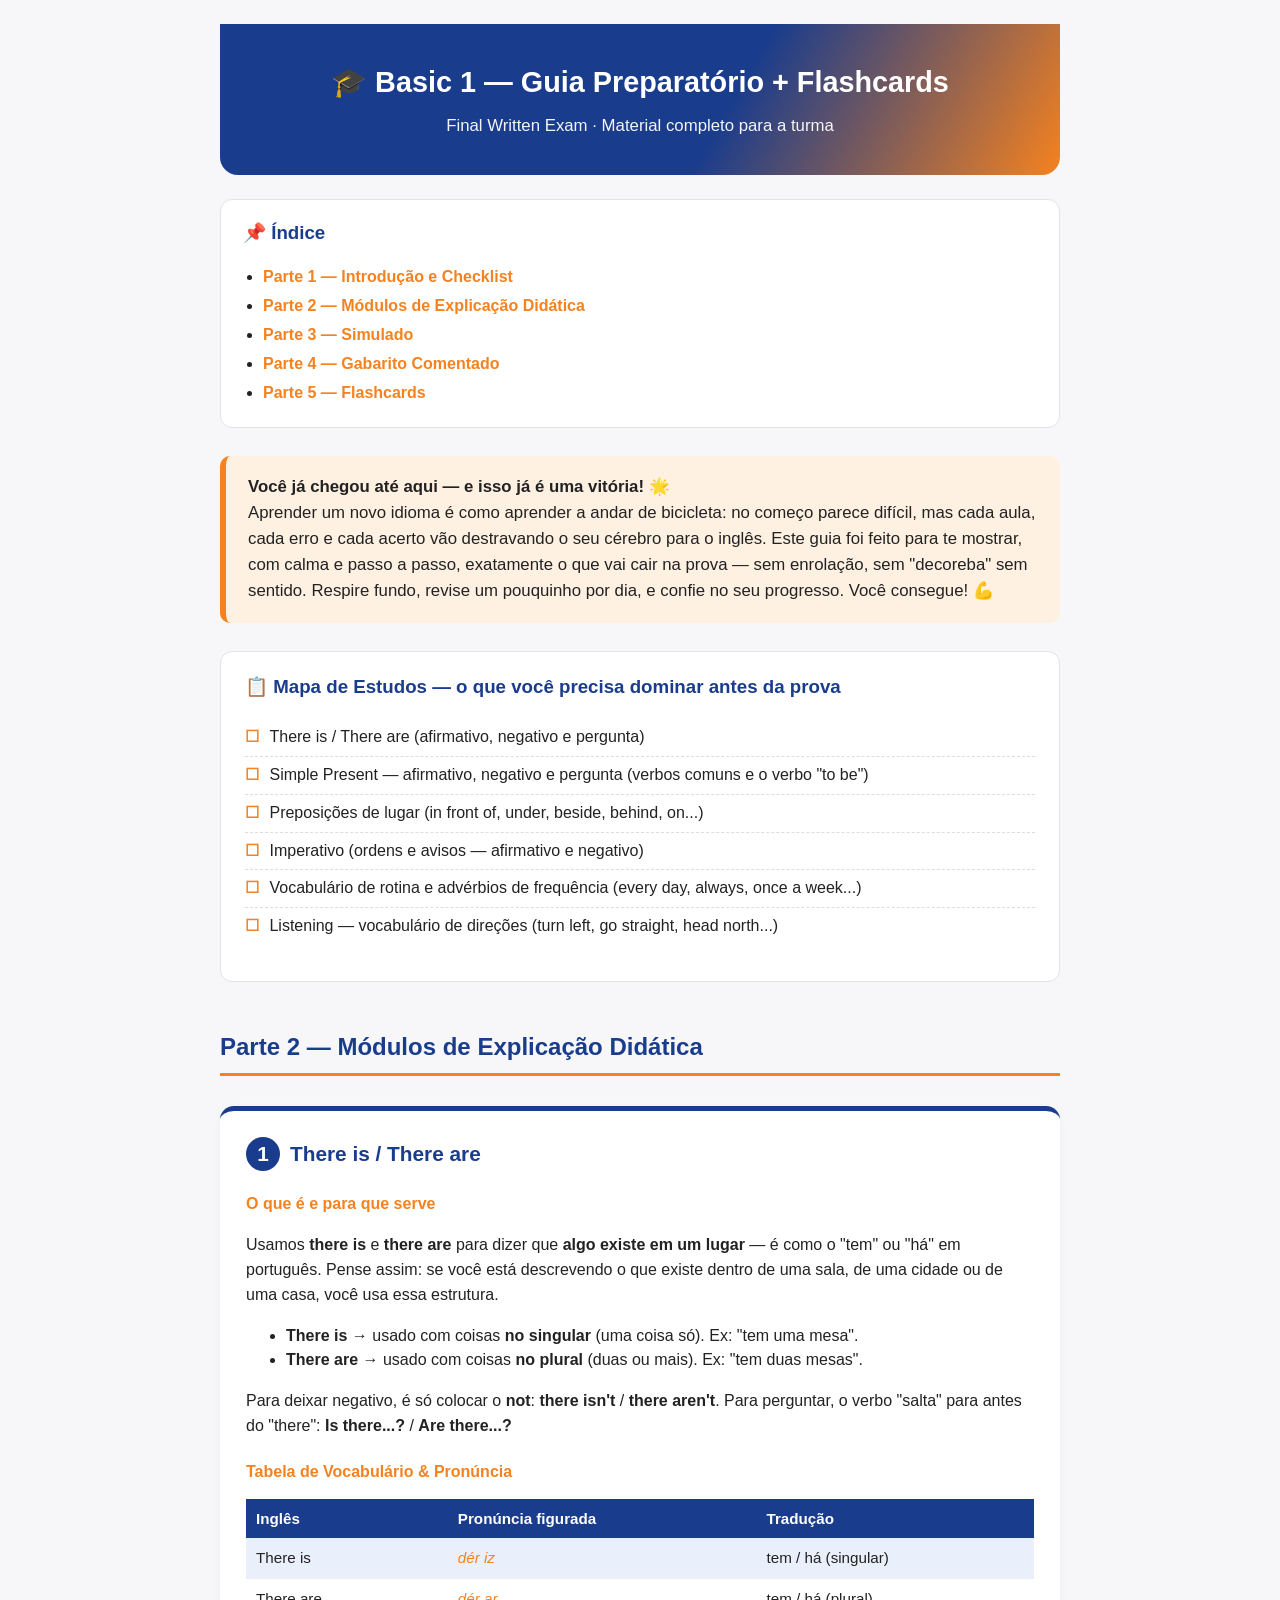
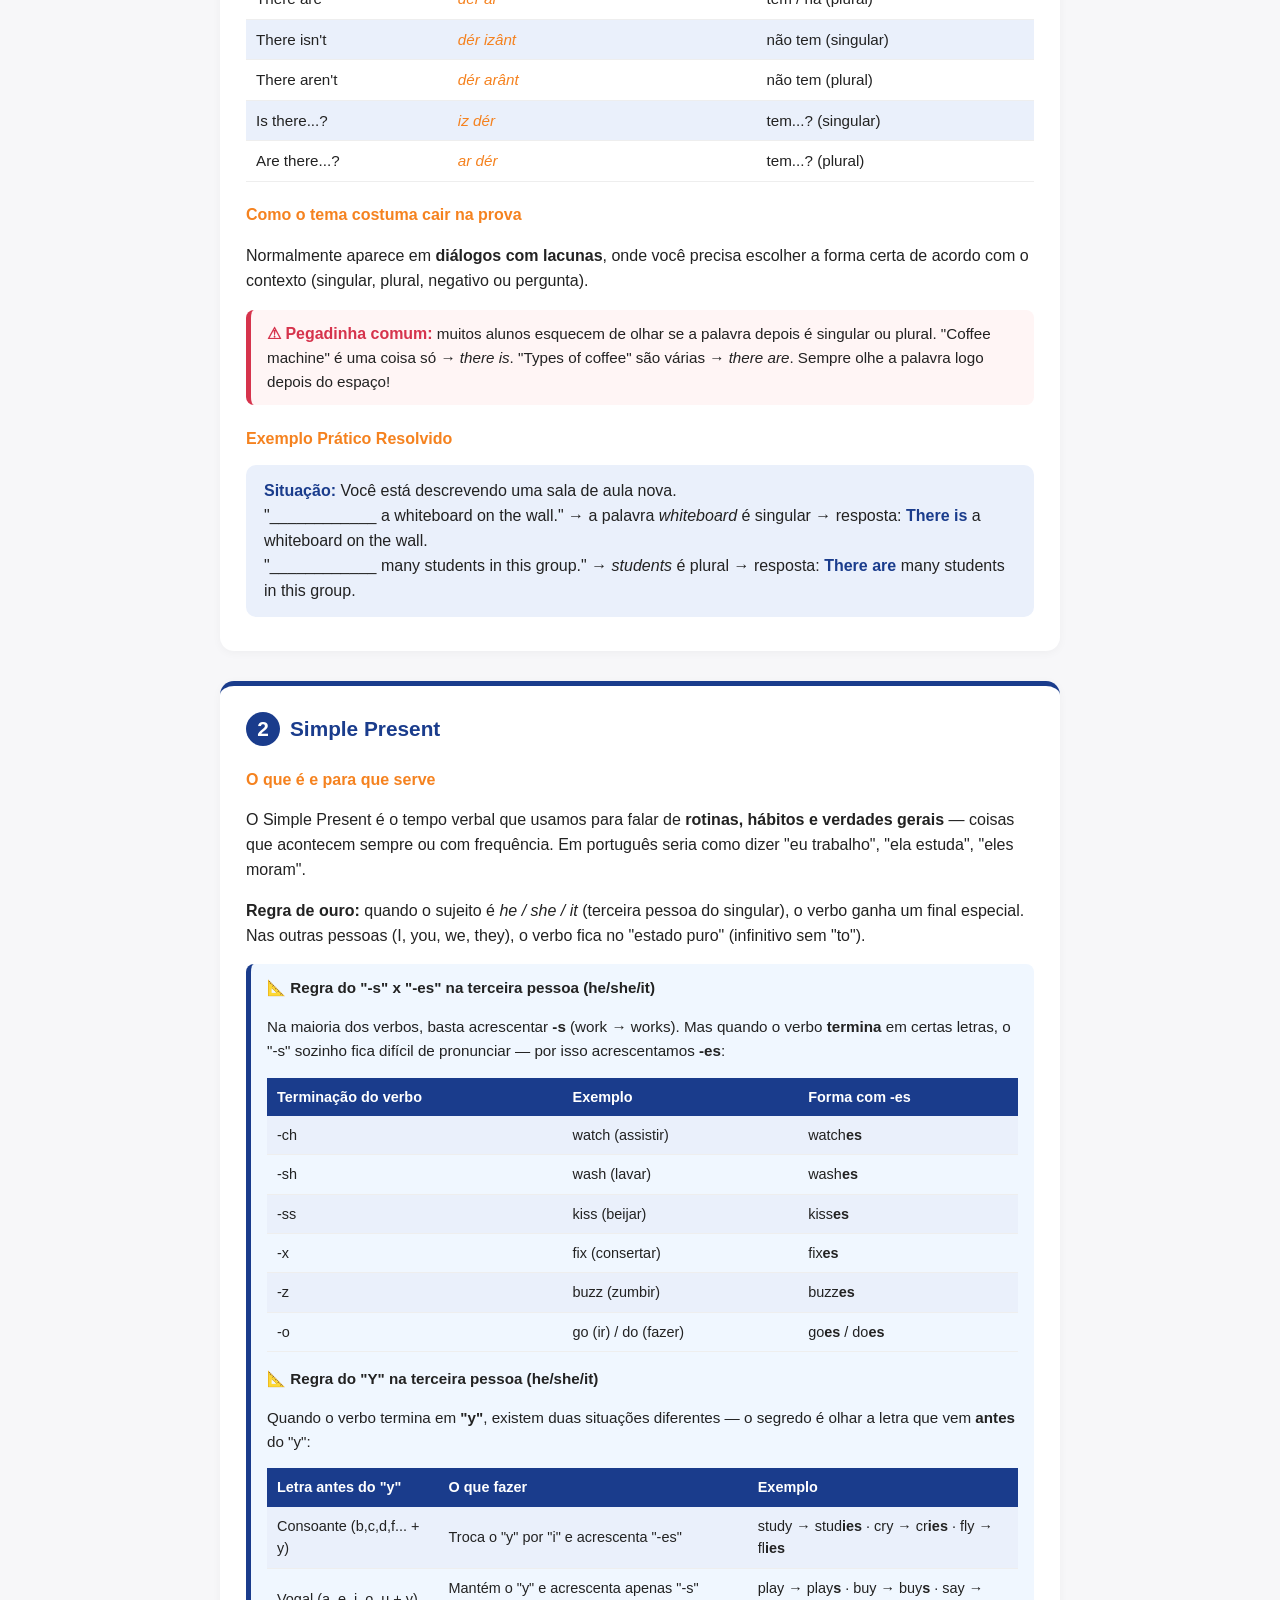
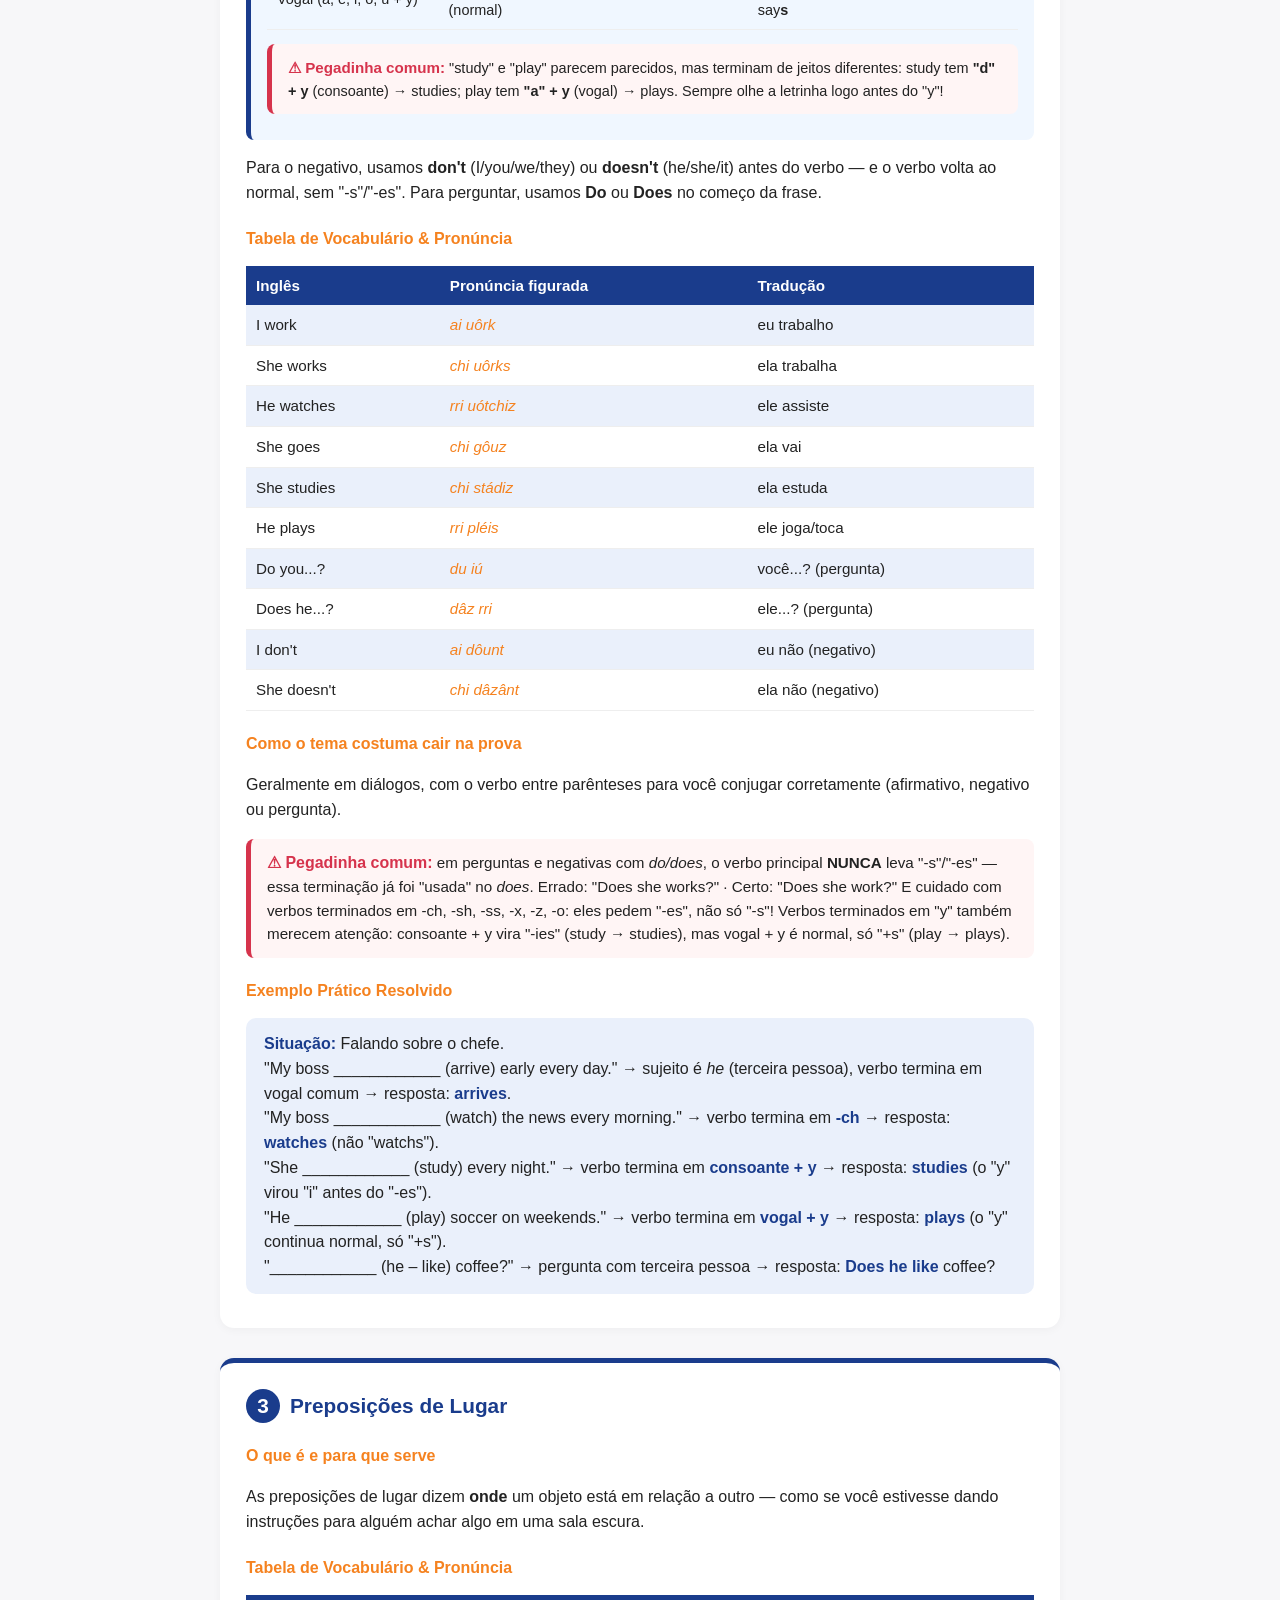
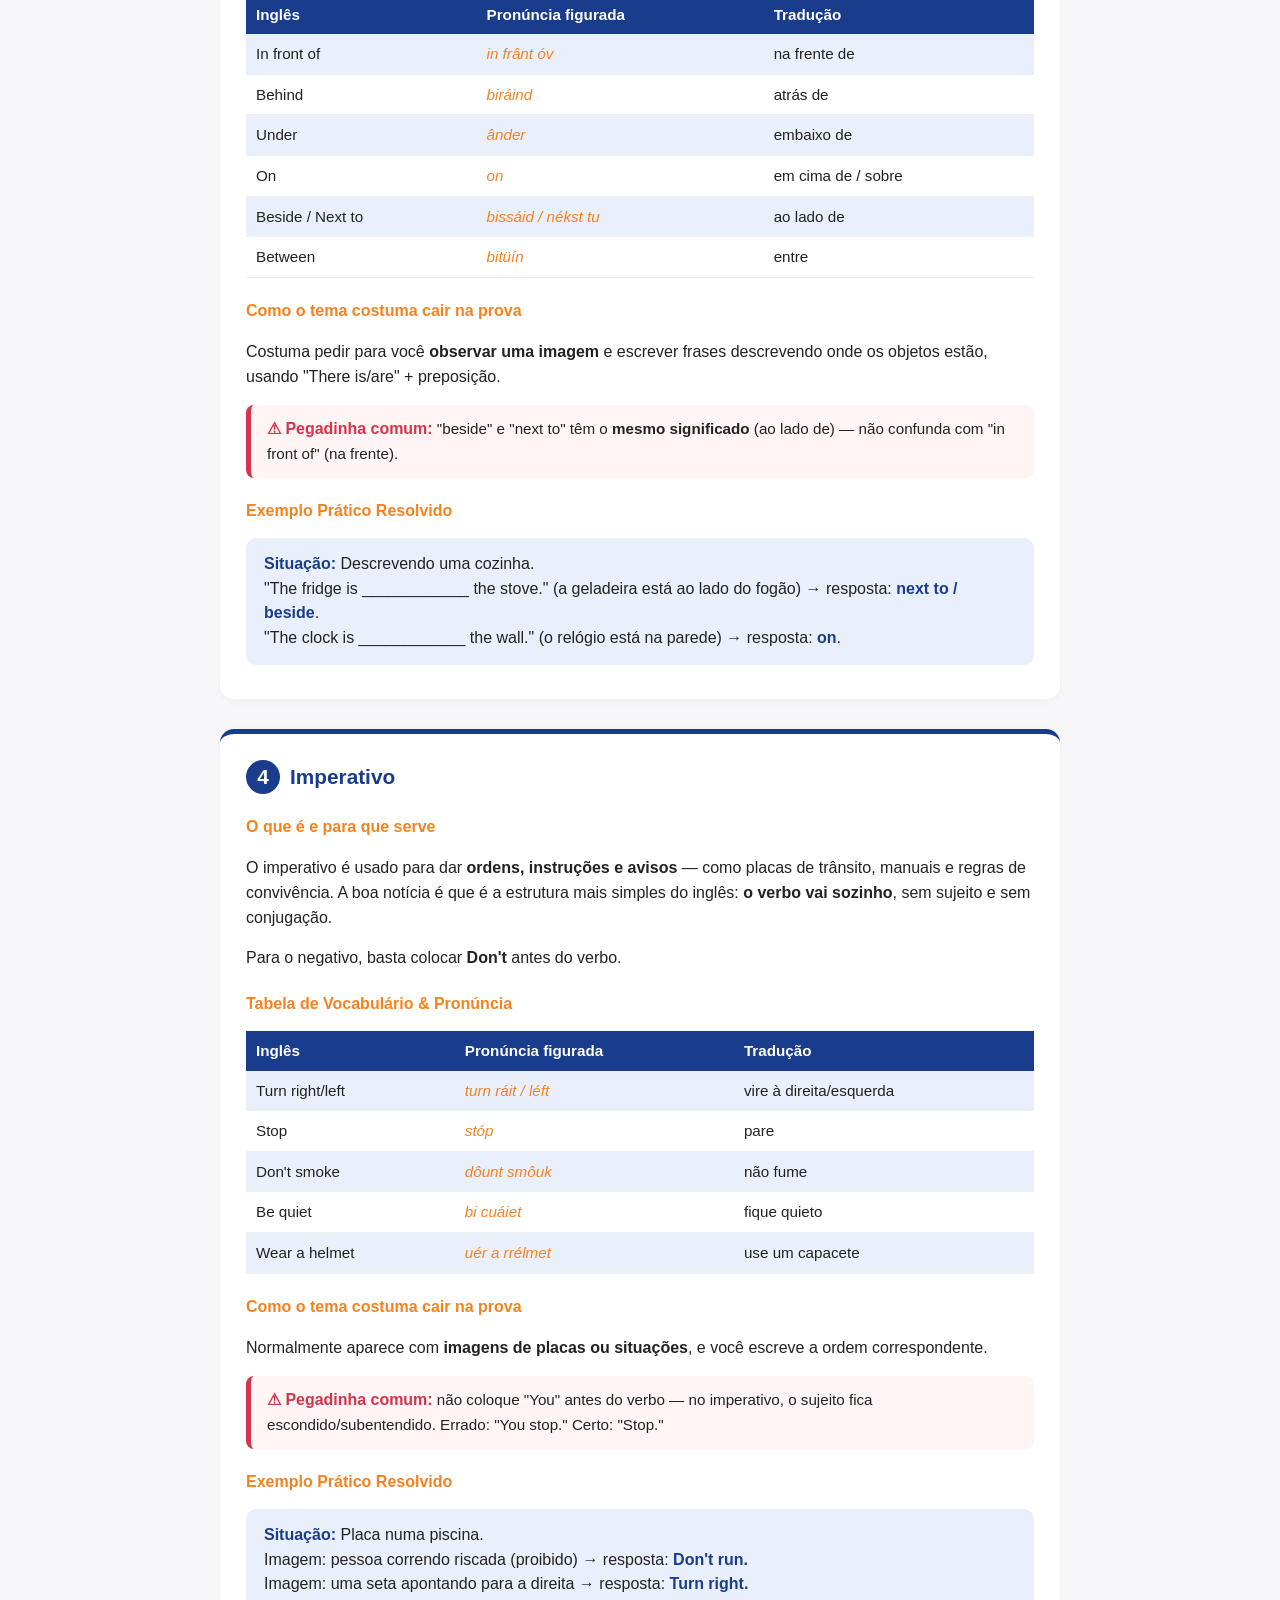
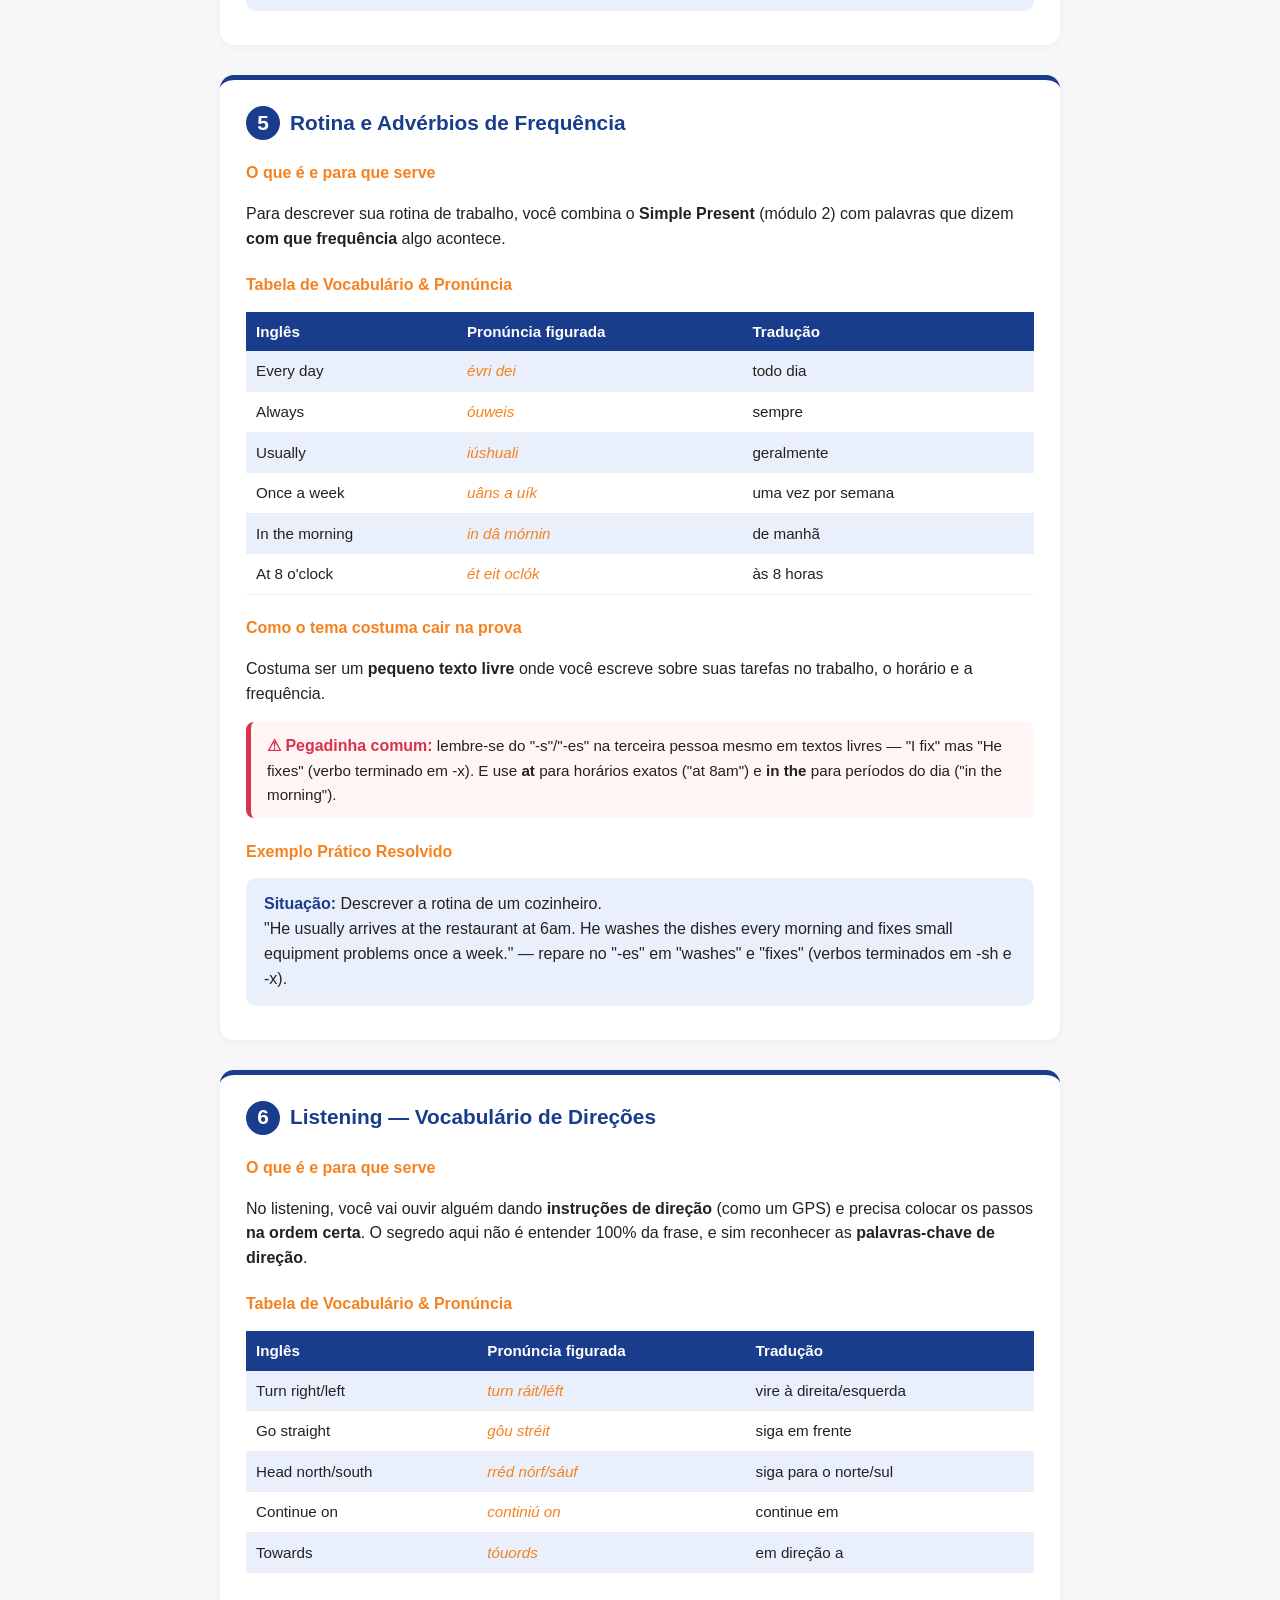
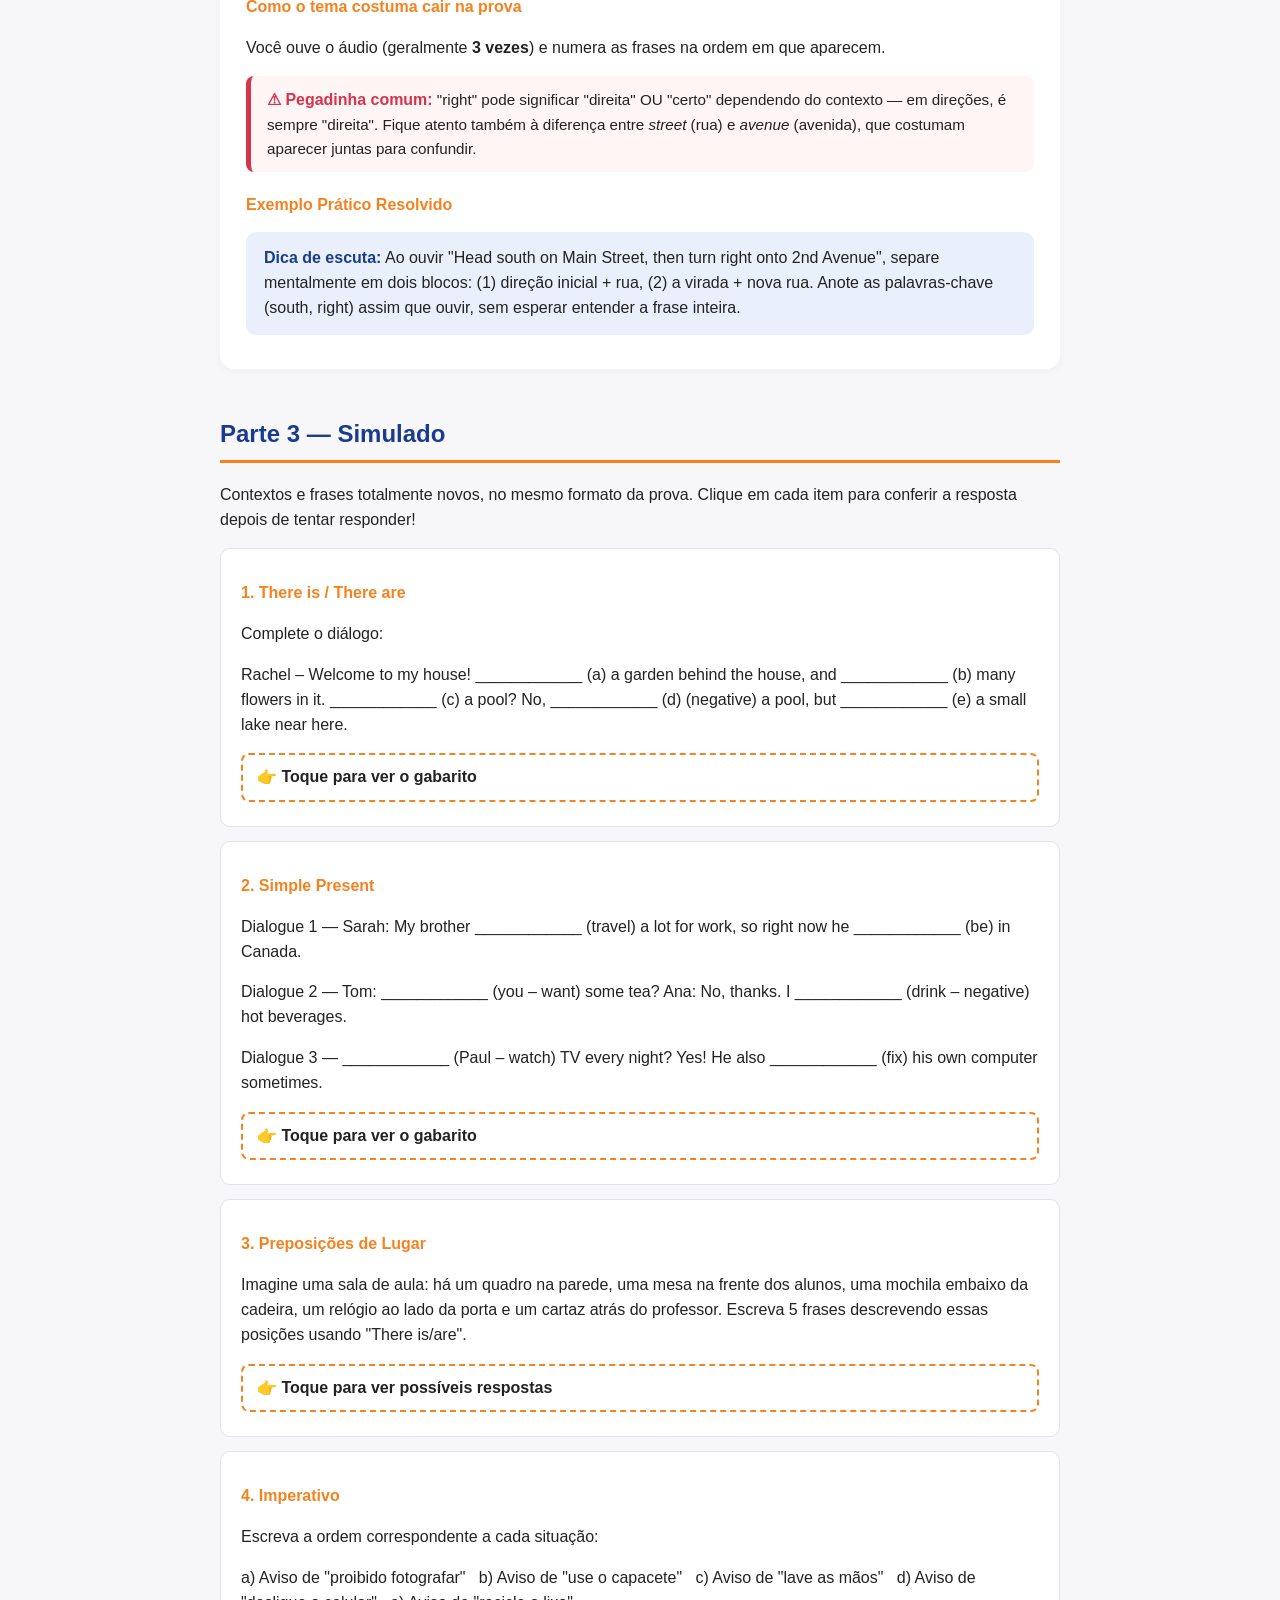
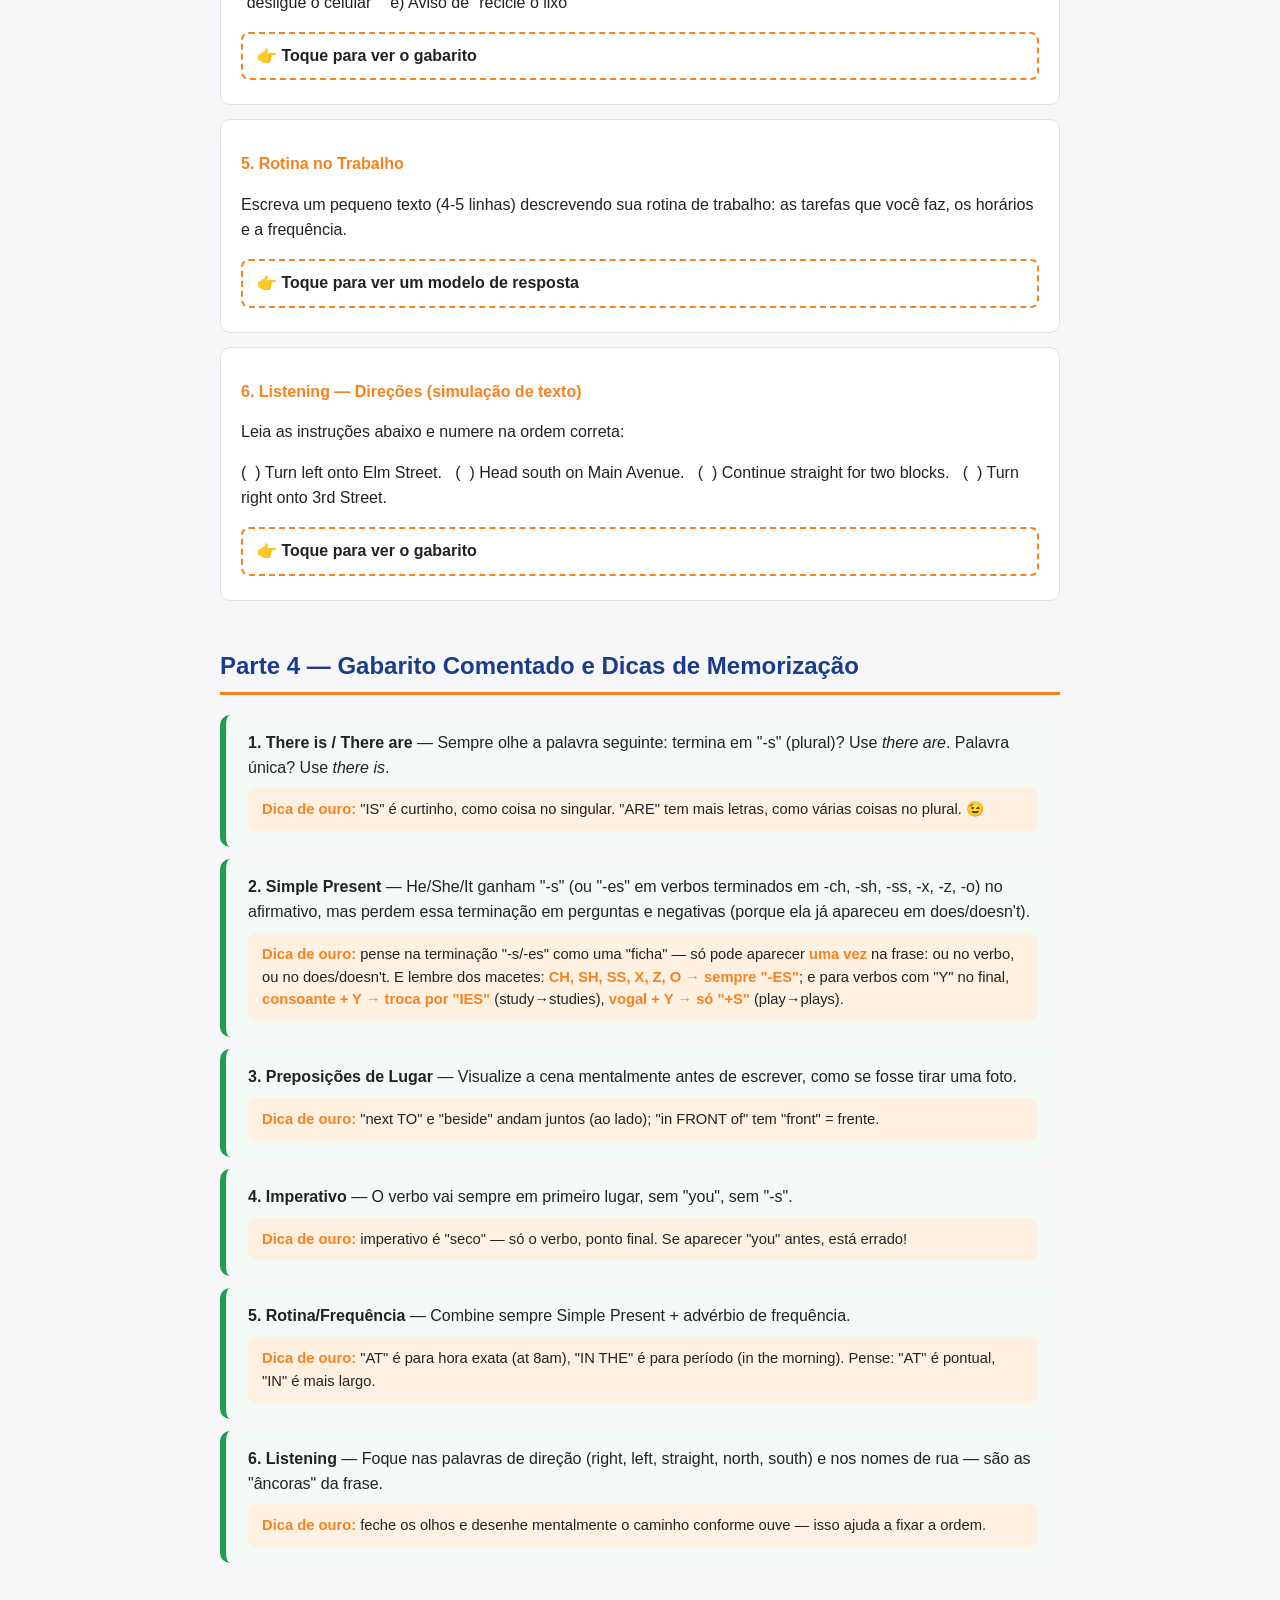
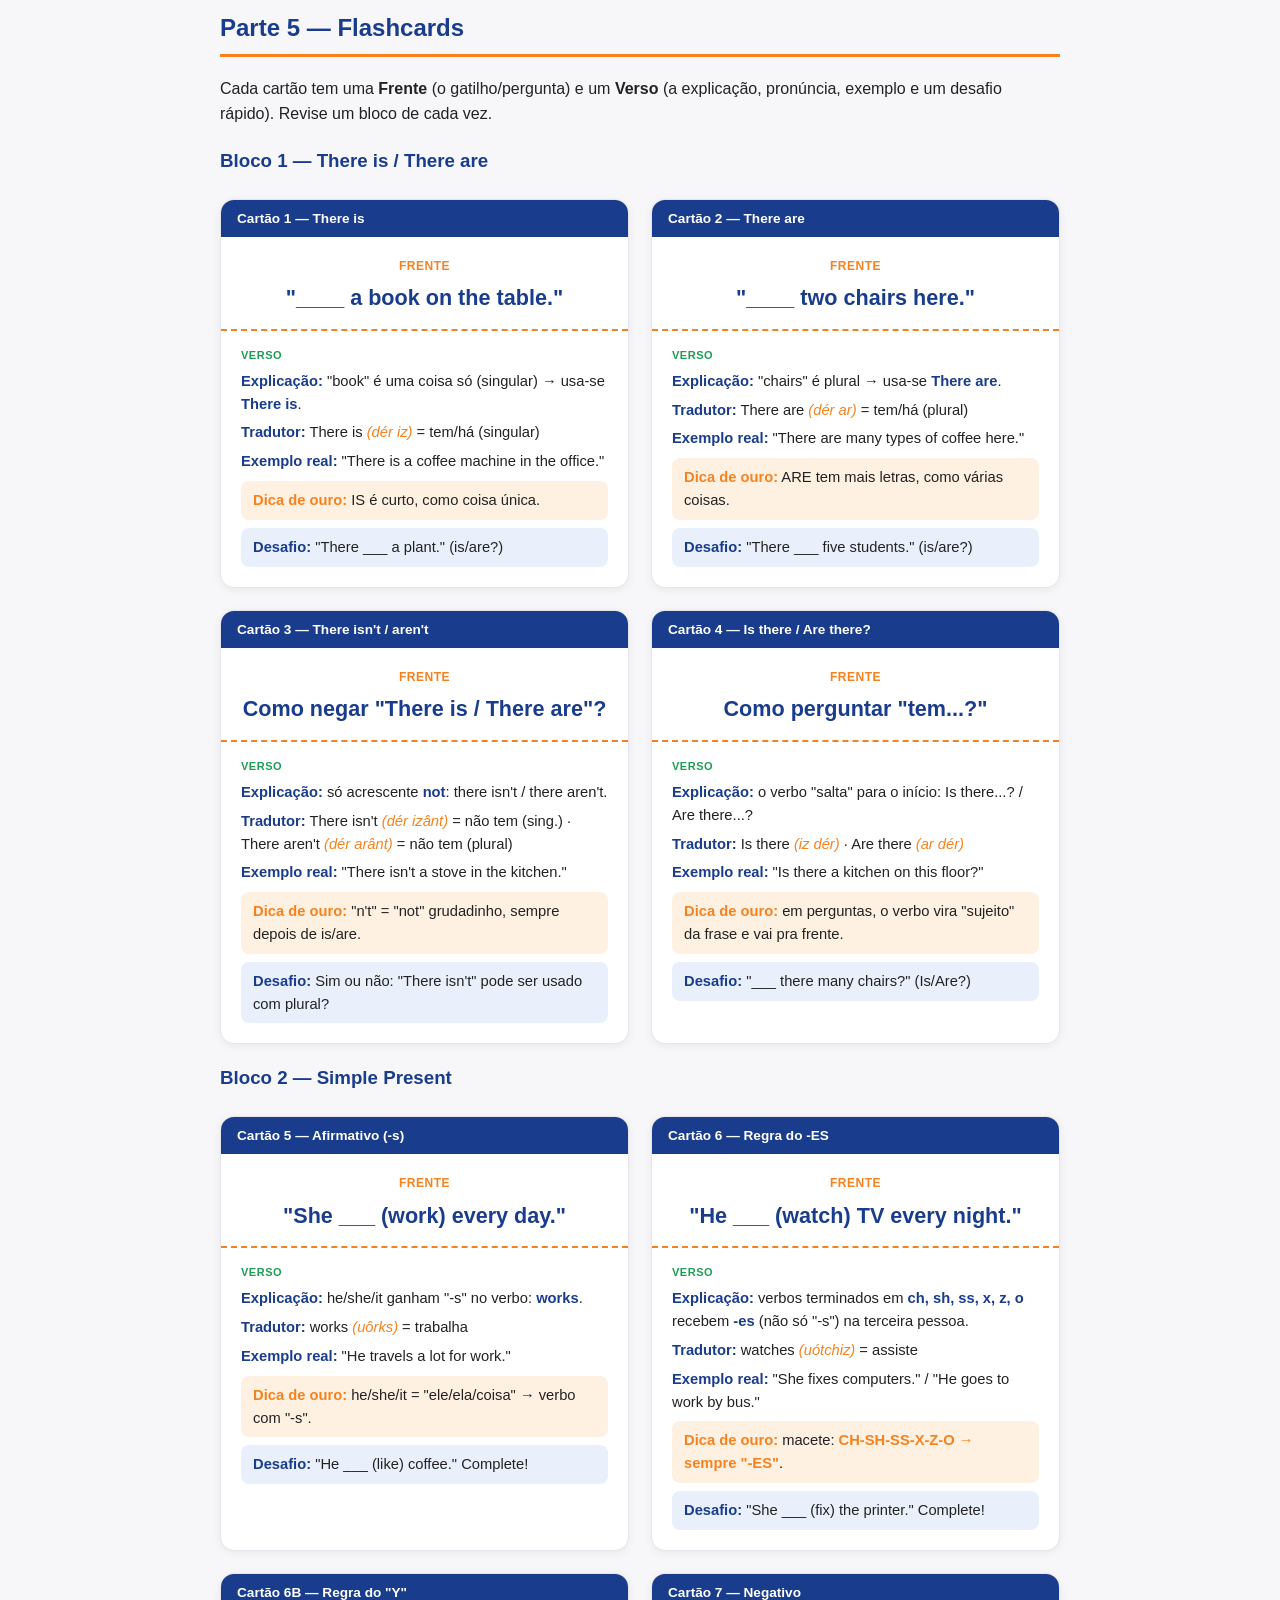
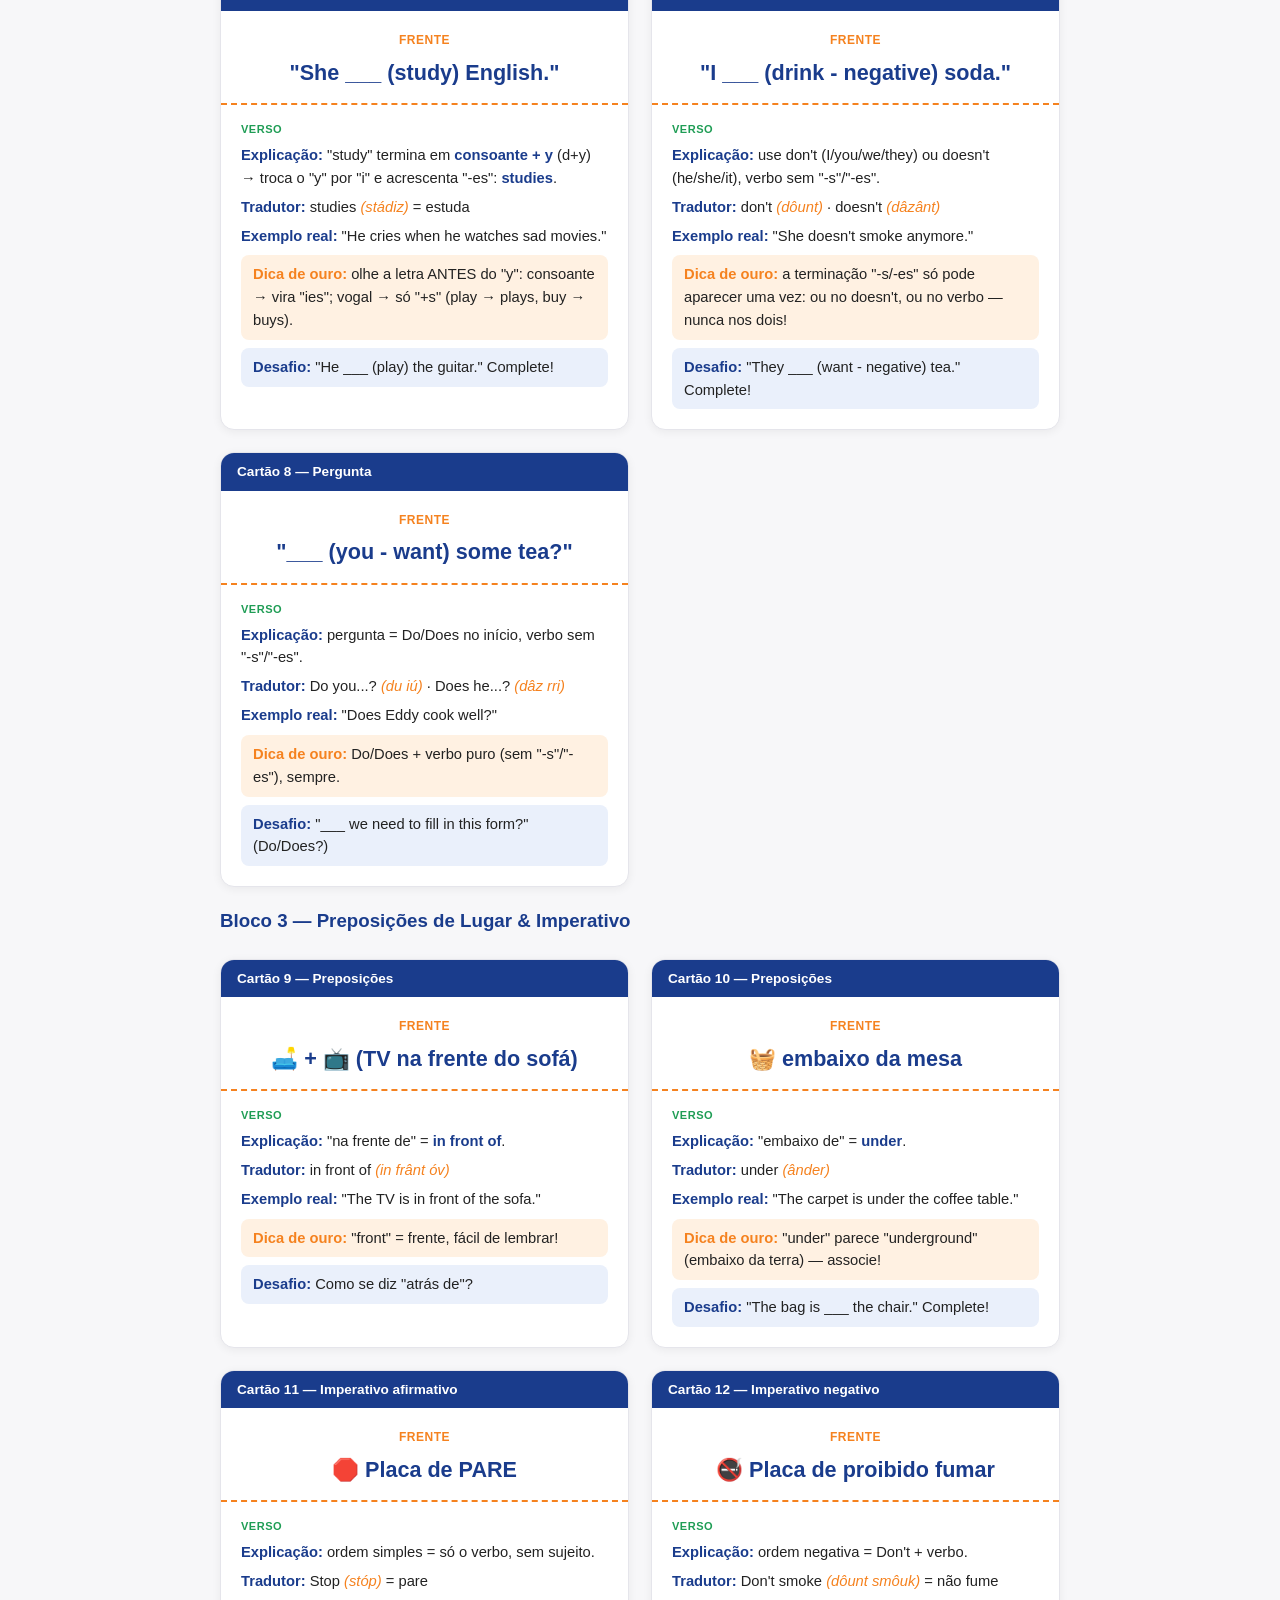
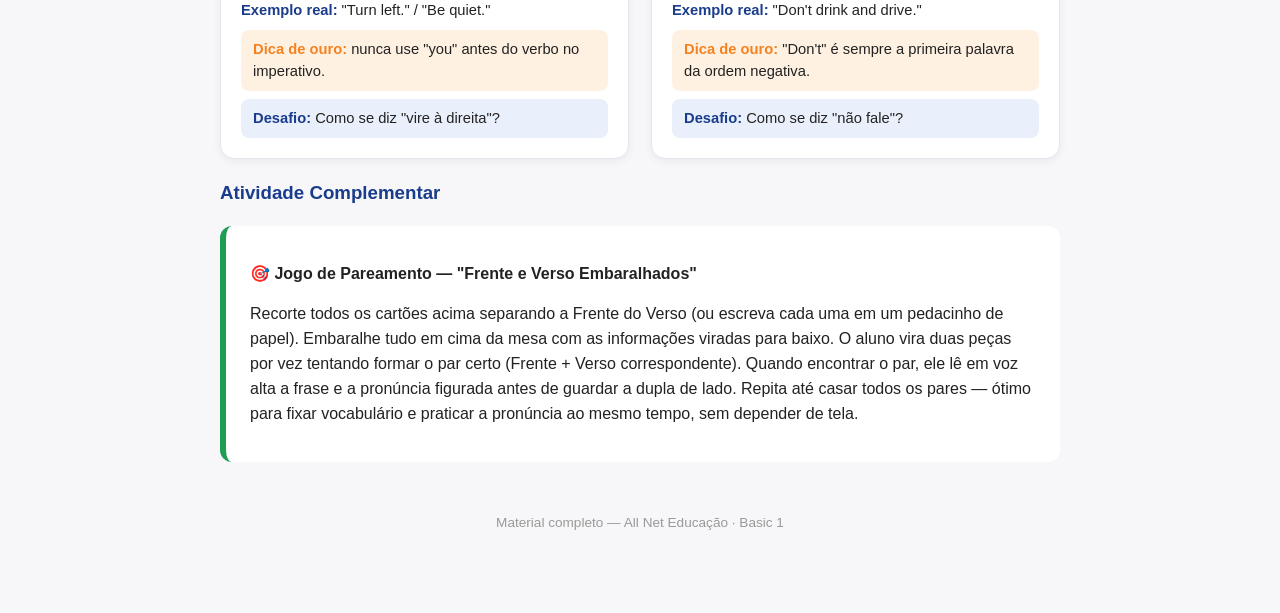
<file: preparatoriobasic01endterm.html>
<!DOCTYPE html>
<html lang="pt-BR">
<head>
<meta charset="UTF-8">
<title>Basic 1 - Guia Preparatório + Flashcards</title>
<style>
:root{
  --azul:#1a3c8c;
  --azul-claro:#eaf0fb;
  --laranja:#f5821f;
  --laranja-claro:#fff1e2;
  --cinza:#f7f7f9;
  --verde:#1f9d55;
  --vermelho:#d6334c;
}
*{box-sizing:border-box;}
body{
  font-family:'Segoe UI',Arial,sans-serif;
  background:var(--cinza);
  color:#222;
  margin:0;
  padding:0;
  line-height:1.55;
}
.container{max-width:880px;margin:0 auto;padding:24px 20px 80px;}
header.top{
  background:linear-gradient(120deg,var(--azul) 60%,var(--laranja) 100%);
  color:#fff;padding:36px 24px;border-radius:0 0 18px 18px;text-align:center;
}
header.top h1{margin:0 0 8px;font-size:1.8em;}
header.top p{margin:0;font-size:1.05em;opacity:.95;}

nav.indice{background:#fff;border-radius:12px;padding:18px 22px;margin:24px 0;border:1px solid #e2e2e8;}
nav.indice h3{color:var(--azul);margin-top:0;}
nav.indice a{color:var(--laranja);text-decoration:none;font-weight:600;}
nav.indice a:hover{text-decoration:underline;}
nav.indice ul{margin:0;padding-left:20px;}
nav.indice li{margin:4px 0;}

.motivacional{
  background:var(--laranja-claro);border-left:6px solid var(--laranja);
  padding:18px 22px;border-radius:10px;margin:28px 0;font-size:1.05em;
}
.checklist{background:#fff;border:1px solid #e2e2e8;border-radius:12px;padding:20px 24px;margin:20px 0;}
.checklist h3{color:var(--azul);margin-top:0;}
.checklist ul{list-style:none;padding-left:0;}
.checklist li{padding:6px 0;border-bottom:1px dashed #ddd;}
.checklist li:last-child{border-bottom:none;}
.checklist li::before{content:"☐ ";color:var(--laranja);font-weight:bold;margin-right:6px;}

.modulo{background:#fff;border-radius:14px;padding:26px 26px 20px;margin:30px 0;box-shadow:0 2px 10px rgba(0,0,0,.04);border-top:5px solid var(--azul);}
.badge{
  display:inline-flex;align-items:center;justify-content:center;
  width:34px;height:34px;border-radius:50%;background:var(--azul);color:#fff;
  font-weight:bold;margin-right:10px;flex-shrink:0;
}
.modulo h2{display:flex;align-items:center;color:var(--azul);font-size:1.3em;margin-top:0;}
.modulo h4{color:var(--laranja);margin-bottom:6px;}
table.vocab{width:100%;border-collapse:collapse;margin:14px 0;}
table.vocab th{background:var(--azul);color:#fff;padding:8px 10px;text-align:left;font-size:.95em;}
table.vocab td{padding:8px 10px;border-bottom:1px solid #eee;font-size:.95em;}
table.vocab tr:nth-child(even){background:var(--azul-claro);}
.pronuncia{color:var(--laranja);font-style:italic;}
.alerta{background:#fff5f5;border-left:5px solid var(--vermelho);padding:12px 16px;border-radius:8px;margin:14px 0;font-size:.95em;}
.regra{background:#f0f7ff;border-left:5px solid var(--azul);padding:12px 16px;border-radius:8px;margin:14px 0;font-size:.95em;}
.exemplo{background:var(--azul-claro);border-radius:10px;padding:14px 18px;margin:14px 0;}
.exemplo b{color:var(--azul);}

.click-target{
  cursor:pointer;background:#fff;border:2px dashed var(--laranja);border-radius:8px;
  padding:10px 14px;margin:8px 0;transition:.2s;
}
.click-target:hover{background:var(--laranja-claro);}
.click-target .pergunta{font-weight:600;}
.click-target .resposta{display:none;margin-top:8px;padding-top:8px;border-top:1px solid #f0c98a;}
.click-target.revelado{border-style:solid;border-color:var(--verde);}
.click-target.revelado .resposta{display:block;}

.text-danger-huge{color:var(--vermelho);font-weight:bold;font-size:1.05em;}
.text-success-medium{color:var(--verde);font-weight:600;}

.simulado-item{background:#fff;border-radius:10px;padding:16px 20px;margin:14px 0;border:1px solid #e2e2e8;}
.simulado-item .num{color:var(--laranja);font-weight:bold;}

.gabarito{background:#f4fbf6;border-left:6px solid var(--verde);border-radius:10px;padding:16px 22px;margin:12px 0;}
.dica-ouro{background:var(--laranja-claro);border-radius:8px;padding:10px 14px;margin-top:8px;font-size:.92em;}
.dica-ouro b{color:var(--laranja);}

h2.parte{color:var(--azul);border-bottom:3px solid var(--laranja);padding-bottom:8px;margin-top:46px;}

.grid{display:grid;grid-template-columns:1fr 1fr;gap:22px;margin-top:24px;}
@media(max-width:700px){.grid{grid-template-columns:1fr;}}
.card{background:#fff;border-radius:14px;box-shadow:0 2px 10px rgba(0,0,0,.06);overflow:hidden;border:1px solid #e5e5eb;}
.card-id{background:var(--azul);color:#fff;padding:8px 16px;font-size:.85em;font-weight:600;}
.frente{padding:20px 20px 14px;text-align:center;border-bottom:2px dashed var(--laranja);}
.frente .rotulo{font-size:.75em;color:var(--laranja);font-weight:bold;letter-spacing:.5px;}
.frente .gatilho{font-size:1.35em;font-weight:bold;color:var(--azul);margin-top:6px;}
.verso{padding:16px 20px 20px;font-size:.92em;}
.verso .rotulo{font-size:.75em;color:var(--verde);font-weight:bold;letter-spacing:.5px;margin-bottom:6px;}
.verso p{margin:6px 0;}
.verso b{color:var(--azul);}
.dica{background:var(--laranja-claro);border-radius:8px;padding:8px 12px;margin-top:8px;}
.dica b{color:var(--laranja);}
.desafio{background:var(--azul-claro);border-radius:8px;padding:8px 12px;margin-top:8px;}
.desafio b{color:var(--azul);}
.atividade{background:#fff;border-radius:12px;padding:20px 24px;margin-top:16px;border-left:6px solid var(--verde);}

footer{text-align:center;color:#999;font-size:.85em;margin-top:50px;}
</style>
</head>
<body>
<div class="container">

<header class="top">
  <h1>🎓 Basic 1 — Guia Preparatório + Flashcards</h1>
  <p>Final Written Exam · Material completo para a turma</p>
</header>

<nav class="indice">
  <h3>📌 Índice</h3>
  <ul>
    <li><a href="#parte1">Parte 1 — Introdução e Checklist</a></li>
    <li><a href="#parte2">Parte 2 — Módulos de Explicação Didática</a></li>
    <li><a href="#parte3">Parte 3 — Simulado</a></li>
    <li><a href="#parte4">Parte 4 — Gabarito Comentado</a></li>
    <li><a href="#parte5">Parte 5 — Flashcards</a></li>
  </ul>
</nav>

<div id="parte1"></div>
<div class="motivacional">
  <b>Você já chegou até aqui — e isso já é uma vitória! 🌟</b><br>
  Aprender um novo idioma é como aprender a andar de bicicleta: no começo parece difícil,
  mas cada aula, cada erro e cada acerto vão destravando o seu cérebro para o inglês.
  Este guia foi feito para te mostrar, com calma e passo a passo, exatamente o que vai cair
  na prova — sem enrolação, sem "decoreba" sem sentido. Respire fundo, revise um pouquinho
  por dia, e confie no seu progresso. Você consegue! 💪
</div>

<div class="checklist">
  <h3>📋 Mapa de Estudos — o que você precisa dominar antes da prova</h3>
  <ul>
    <li>There is / There are (afirmativo, negativo e pergunta)</li>
    <li>Simple Present — afirmativo, negativo e pergunta (verbos comuns e o verbo "to be")</li>
    <li>Preposições de lugar (in front of, under, beside, behind, on...)</li>
    <li>Imperativo (ordens e avisos — afirmativo e negativo)</li>
    <li>Vocabulário de rotina e advérbios de frequência (every day, always, once a week...)</li>
    <li>Listening — vocabulário de direções (turn left, go straight, head north...)</li>
  </ul>
</div>

<h2 class="parte" id="parte2">Parte 2 — Módulos de Explicação Didática</h2>

<!-- MÓDULO 1 -->
<div class="modulo">
  <h2><span class="badge">1</span> There is / There are</h2>
  <h4>O que é e para que serve</h4>
  <p>Usamos <b>there is</b> e <b>there are</b> para dizer que <b>algo existe em um lugar</b> —
  é como o "tem" ou "há" em português. Pense assim: se você está descrevendo o que existe
  dentro de uma sala, de uma cidade ou de uma casa, você usa essa estrutura.</p>
  <ul>
    <li><b>There is</b> → usado com coisas <b>no singular</b> (uma coisa só). Ex: "tem uma mesa".</li>
    <li><b>There are</b> → usado com coisas <b>no plural</b> (duas ou mais). Ex: "tem duas mesas".</li>
  </ul>
  <p>Para deixar negativo, é só colocar o <b>not</b>: <b>there isn't</b> / <b>there aren't</b>.
  Para perguntar, o verbo "salta" para antes do "there": <b>Is there...?</b> / <b>Are there...?</b></p>

  <h4>Tabela de Vocabulário &amp; Pronúncia</h4>
  <table class="vocab">
    <tr><th>Inglês</th><th>Pronúncia figurada</th><th>Tradução</th></tr>
    <tr><td>There is</td><td class="pronuncia">dér iz</td><td>tem / há (singular)</td></tr>
    <tr><td>There are</td><td class="pronuncia">dér ar</td><td>tem / há (plural)</td></tr>
    <tr><td>There isn't</td><td class="pronuncia">dér izânt</td><td>não tem (singular)</td></tr>
    <tr><td>There aren't</td><td class="pronuncia">dér arânt</td><td>não tem (plural)</td></tr>
    <tr><td>Is there...?</td><td class="pronuncia">iz dér</td><td>tem...? (singular)</td></tr>
    <tr><td>Are there...?</td><td class="pronuncia">ar dér</td><td>tem...? (plural)</td></tr>
  </table>

  <h4>Como o tema costuma cair na prova</h4>
  <p>Normalmente aparece em <b>diálogos com lacunas</b>, onde você precisa escolher a forma
  certa de acordo com o contexto (singular, plural, negativo ou pergunta).</p>
  <div class="alerta">
    <span class="text-danger-huge">⚠ Pegadinha comum:</span> muitos alunos esquecem de olhar
    se a palavra depois é singular ou plural. "Coffee machine" é uma coisa só → <i>there is</i>.
    "Types of coffee" são várias → <i>there are</i>. Sempre olhe a palavra logo depois do espaço!
  </div>

  <h4>Exemplo Prático Resolvido</h4>
  <div class="exemplo">
    <b>Situação:</b> Você está descrevendo uma sala de aula nova.<br>
    "____________ a whiteboard on the wall." → a palavra <i>whiteboard</i> é singular →
    resposta: <b>There is</b> a whiteboard on the wall.<br>
    "____________ many students in this group." → <i>students</i> é plural →
    resposta: <b>There are</b> many students in this group.
  </div>
</div>

<!-- MÓDULO 2 -->
<div class="modulo">
  <h2><span class="badge">2</span> Simple Present</h2>
  <h4>O que é e para que serve</h4>
  <p>O Simple Present é o tempo verbal que usamos para falar de <b>rotinas, hábitos e verdades
  gerais</b> — coisas que acontecem sempre ou com frequência. Em português seria como dizer
  "eu trabalho", "ela estuda", "eles moram".</p>
  <p><b>Regra de ouro:</b> quando o sujeito é <i>he / she / it</i> (terceira pessoa do singular),
  o verbo ganha um final especial. Nas outras pessoas (I, you, we, they), o verbo fica no
  "estado puro" (infinitivo sem "to").</p>

  <div class="regra">
    <b>📐 Regra do "-s" x "-es" na terceira pessoa (he/she/it)</b>
    <p>Na maioria dos verbos, basta acrescentar <b>-s</b> (work → works). Mas quando o verbo
    <b>termina</b> em certas letras, o "-s" sozinho fica difícil de pronunciar — por isso
    acrescentamos <b>-es</b>:</p>
    <table class="vocab">
      <tr><th>Terminação do verbo</th><th>Exemplo</th><th>Forma com -es</th></tr>
      <tr><td>-ch</td><td>watch (assistir)</td><td>watch<b>es</b></td></tr>
      <tr><td>-sh</td><td>wash (lavar)</td><td>wash<b>es</b></td></tr>
      <tr><td>-ss</td><td>kiss (beijar)</td><td>kiss<b>es</b></td></tr>
      <tr><td>-x</td><td>fix (consertar)</td><td>fix<b>es</b></td></tr>
      <tr><td>-z</td><td>buzz (zumbir)</td><td>buzz<b>es</b></td></tr>
      <tr><td>-o</td><td>go (ir) / do (fazer)</td><td>go<b>es</b> / do<b>es</b></td></tr>
    </table>
    <p><b>📐 Regra do "Y" na terceira pessoa (he/she/it)</b></p>
    <p>Quando o verbo termina em <b>"y"</b>, existem duas situações diferentes — o segredo é
    olhar a letra que vem <b>antes</b> do "y":</p>
    <table class="vocab">
      <tr><th>Letra antes do "y"</th><th>O que fazer</th><th>Exemplo</th></tr>
      <tr><td>Consoante (b,c,d,f... + y)</td><td>Troca o "y" por "i" e acrescenta "-es"</td>
        <td>study → stud<b>ies</b> · cry → cr<b>ies</b> · fly → fl<b>ies</b></td></tr>
      <tr><td>Vogal (a, e, i, o, u + y)</td><td>Mantém o "y" e acrescenta apenas "-s" (normal)</td>
        <td>play → play<b>s</b> · buy → buy<b>s</b> · say → say<b>s</b></td></tr>
    </table>
    <div class="alerta" style="margin-top:6px;">
      <span class="text-danger-huge">⚠ Pegadinha comum:</span> "study" e "play" parecem
      parecidos, mas terminam de jeitos diferentes: study tem <b>"d" + y</b> (consoante) →
      studies; play tem <b>"a" + y</b> (vogal) → plays. Sempre olhe a letrinha logo antes do "y"!
    </div>
  </div>

  <p>Para o negativo, usamos <b>don't</b> (I/you/we/they) ou <b>doesn't</b> (he/she/it) antes do
  verbo — e o verbo volta ao normal, sem "-s"/"-es". Para perguntar, usamos <b>Do</b> ou
  <b>Does</b> no começo da frase.</p>

  <h4>Tabela de Vocabulário &amp; Pronúncia</h4>
  <table class="vocab">
    <tr><th>Inglês</th><th>Pronúncia figurada</th><th>Tradução</th></tr>
    <tr><td>I work</td><td class="pronuncia">ai uôrk</td><td>eu trabalho</td></tr>
    <tr><td>She works</td><td class="pronuncia">chi uôrks</td><td>ela trabalha</td></tr>
    <tr><td>He watches</td><td class="pronuncia">rri uótchiz</td><td>ele assiste</td></tr>
    <tr><td>She goes</td><td class="pronuncia">chi gôuz</td><td>ela vai</td></tr>
    <tr><td>She studies</td><td class="pronuncia">chi stádiz</td><td>ela estuda</td></tr>
    <tr><td>He plays</td><td class="pronuncia">rri pléis</td><td>ele joga/toca</td></tr>
    <tr><td>Do you...?</td><td class="pronuncia">du iú</td><td>você...? (pergunta)</td></tr>
    <tr><td>Does he...?</td><td class="pronuncia">dâz rri</td><td>ele...? (pergunta)</td></tr>
    <tr><td>I don't</td><td class="pronuncia">ai dôunt</td><td>eu não (negativo)</td></tr>
    <tr><td>She doesn't</td><td class="pronuncia">chi dâzânt</td><td>ela não (negativo)</td></tr>
  </table>

  <h4>Como o tema costuma cair na prova</h4>
  <p>Geralmente em diálogos, com o verbo entre parênteses para você conjugar corretamente
  (afirmativo, negativo ou pergunta).</p>
  <div class="alerta">
    <span class="text-danger-huge">⚠ Pegadinha comum:</span> em perguntas e negativas com
    <i>do/does</i>, o verbo principal <b>NUNCA</b> leva "-s"/"-es" — essa terminação já foi
    "usada" no <i>does</i>. Errado: "Does she works?" · Certo: "Does she work?" E cuidado com
    verbos terminados em -ch, -sh, -ss, -x, -z, -o: eles pedem "-es", não só "-s"! Verbos
    terminados em "y" também merecem atenção: consoante + y vira "-ies" (study → studies),
    mas vogal + y é normal, só "+s" (play → plays).
  </div>

  <h4>Exemplo Prático Resolvido</h4>
  <div class="exemplo">
    <b>Situação:</b> Falando sobre o chefe.<br>
    "My boss ____________ (arrive) early every day." → sujeito é <i>he</i> (terceira pessoa),
    verbo termina em vogal comum → resposta: <b>arrives</b>.<br>
    "My boss ____________ (watch) the news every morning." → verbo termina em <b>-ch</b> →
    resposta: <b>watches</b> (não "watchs").<br>
    "She ____________ (study) every night." → verbo termina em <b>consoante + y</b> →
    resposta: <b>studies</b> (o "y" virou "i" antes do "-es").<br>
    "He ____________ (play) soccer on weekends." → verbo termina em <b>vogal + y</b> →
    resposta: <b>plays</b> (o "y" continua normal, só "+s").<br>
    "____________ (he – like) coffee?" → pergunta com terceira pessoa →
    resposta: <b>Does he like</b> coffee?
  </div>
</div>

<!-- MÓDULO 3 -->
<div class="modulo">
  <h2><span class="badge">3</span> Preposições de Lugar</h2>
  <h4>O que é e para que serve</h4>
  <p>As preposições de lugar dizem <b>onde</b> um objeto está em relação a outro — como se
  você estivesse dando instruções para alguém achar algo em uma sala escura.</p>

  <h4>Tabela de Vocabulário &amp; Pronúncia</h4>
  <table class="vocab">
    <tr><th>Inglês</th><th>Pronúncia figurada</th><th>Tradução</th></tr>
    <tr><td>In front of</td><td class="pronuncia">in frânt óv</td><td>na frente de</td></tr>
    <tr><td>Behind</td><td class="pronuncia">biráind</td><td>atrás de</td></tr>
    <tr><td>Under</td><td class="pronuncia">ânder</td><td>embaixo de</td></tr>
    <tr><td>On</td><td class="pronuncia">on</td><td>em cima de / sobre</td></tr>
    <tr><td>Beside / Next to</td><td class="pronuncia">bissáid / nékst tu</td><td>ao lado de</td></tr>
    <tr><td>Between</td><td class="pronuncia">bitüín</td><td>entre</td></tr>
  </table>

  <h4>Como o tema costuma cair na prova</h4>
  <p>Costuma pedir para você <b>observar uma imagem</b> e escrever frases descrevendo onde
  os objetos estão, usando "There is/are" + preposição.</p>
  <div class="alerta">
    <span class="text-danger-huge">⚠ Pegadinha comum:</span> "beside" e "next to" têm o
    <b>mesmo significado</b> (ao lado de) — não confunda com "in front of" (na frente).
  </div>

  <h4>Exemplo Prático Resolvido</h4>
  <div class="exemplo">
    <b>Situação:</b> Descrevendo uma cozinha.<br>
    "The fridge is ____________ the stove." (a geladeira está ao lado do fogão) →
    resposta: <b>next to / beside</b>.<br>
    "The clock is ____________ the wall." (o relógio está na parede) → resposta: <b>on</b>.
  </div>
</div>

<!-- MÓDULO 4 -->
<div class="modulo">
  <h2><span class="badge">4</span> Imperativo</h2>
  <h4>O que é e para que serve</h4>
  <p>O imperativo é usado para dar <b>ordens, instruções e avisos</b> — como placas de
  trânsito, manuais e regras de convivência. A boa notícia é que é a estrutura mais simples
  do inglês: <b>o verbo vai sozinho</b>, sem sujeito e sem conjugação.</p>
  <p>Para o negativo, basta colocar <b>Don't</b> antes do verbo.</p>

  <h4>Tabela de Vocabulário &amp; Pronúncia</h4>
  <table class="vocab">
    <tr><th>Inglês</th><th>Pronúncia figurada</th><th>Tradução</th></tr>
    <tr><td>Turn right/left</td><td class="pronuncia">turn ráit / léft</td><td>vire à direita/esquerda</td></tr>
    <tr><td>Stop</td><td class="pronuncia">stóp</td><td>pare</td></tr>
    <tr><td>Don't smoke</td><td class="pronuncia">dôunt smôuk</td><td>não fume</td></tr>
    <tr><td>Be quiet</td><td class="pronuncia">bi cuáiet</td><td>fique quieto</td></tr>
    <tr><td>Wear a helmet</td><td class="pronuncia">uér a rrélmet</td><td>use um capacete</td></tr>
  </table>

  <h4>Como o tema costuma cair na prova</h4>
  <p>Normalmente aparece com <b>imagens de placas ou situações</b>, e você escreve a ordem
  correspondente.</p>
  <div class="alerta">
    <span class="text-danger-huge">⚠ Pegadinha comum:</span> não coloque "You" antes do
    verbo — no imperativo, o sujeito fica escondido/subentendido. Errado: "You stop."
    Certo: "Stop."
  </div>

  <h4>Exemplo Prático Resolvido</h4>
  <div class="exemplo">
    <b>Situação:</b> Placa numa piscina.<br>
    Imagem: pessoa correndo riscada (proibido) → resposta: <b>Don't run.</b><br>
    Imagem: uma seta apontando para a direita → resposta: <b>Turn right.</b>
  </div>
</div>

<!-- MÓDULO 5 -->
<div class="modulo">
  <h2><span class="badge">5</span> Rotina e Advérbios de Frequência</h2>
  <h4>O que é e para que serve</h4>
  <p>Para descrever sua rotina de trabalho, você combina o <b>Simple Present</b> (módulo 2)
  com palavras que dizem <b>com que frequência</b> algo acontece.</p>

  <h4>Tabela de Vocabulário &amp; Pronúncia</h4>
  <table class="vocab">
    <tr><th>Inglês</th><th>Pronúncia figurada</th><th>Tradução</th></tr>
    <tr><td>Every day</td><td class="pronuncia">évri dei</td><td>todo dia</td></tr>
    <tr><td>Always</td><td class="pronuncia">óuweis</td><td>sempre</td></tr>
    <tr><td>Usually</td><td class="pronuncia">iúshuali</td><td>geralmente</td></tr>
    <tr><td>Once a week</td><td class="pronuncia">uâns a uík</td><td>uma vez por semana</td></tr>
    <tr><td>In the morning</td><td class="pronuncia">in dâ mórnin</td><td>de manhã</td></tr>
    <tr><td>At 8 o'clock</td><td class="pronuncia">ét eit oclók</td><td>às 8 horas</td></tr>
  </table>

  <h4>Como o tema costuma cair na prova</h4>
  <p>Costuma ser um <b>pequeno texto livre</b> onde você escreve sobre suas tarefas no
  trabalho, o horário e a frequência.</p>
  <div class="alerta">
    <span class="text-danger-huge">⚠ Pegadinha comum:</span> lembre-se do "-s"/"-es" na
    terceira pessoa mesmo em textos livres — "I fix" mas "He fixes" (verbo terminado em -x).
    E use <b>at</b> para horários exatos ("at 8am") e <b>in the</b> para períodos do dia
    ("in the morning").
  </div>

  <h4>Exemplo Prático Resolvido</h4>
  <div class="exemplo">
    <b>Situação:</b> Descrever a rotina de um cozinheiro.<br>
    "He usually arrives at the restaurant at 6am. He washes the dishes every morning and
    fixes small equipment problems once a week." — repare no "-es" em "washes" e "fixes"
    (verbos terminados em -sh e -x).
  </div>
</div>

<!-- MÓDULO 6 -->
<div class="modulo">
  <h2><span class="badge">6</span> Listening — Vocabulário de Direções</h2>
  <h4>O que é e para que serve</h4>
  <p>No listening, você vai ouvir alguém dando <b>instruções de direção</b> (como um GPS) e
  precisa colocar os passos <b>na ordem certa</b>. O segredo aqui não é entender 100% da
  frase, e sim reconhecer as <b>palavras-chave de direção</b>.</p>

  <h4>Tabela de Vocabulário &amp; Pronúncia</h4>
  <table class="vocab">
    <tr><th>Inglês</th><th>Pronúncia figurada</th><th>Tradução</th></tr>
    <tr><td>Turn right/left</td><td class="pronuncia">turn ráit/léft</td><td>vire à direita/esquerda</td></tr>
    <tr><td>Go straight</td><td class="pronuncia">gôu stréit</td><td>siga em frente</td></tr>
    <tr><td>Head north/south</td><td class="pronuncia">rréd nórf/sáuf</td><td>siga para o norte/sul</td></tr>
    <tr><td>Continue on</td><td class="pronuncia">continiú on</td><td>continue em</td></tr>
    <tr><td>Towards</td><td class="pronuncia">tóuords</td><td>em direção a</td></tr>
  </table>

  <h4>Como o tema costuma cair na prova</h4>
  <p>Você ouve o áudio (geralmente <b>3 vezes</b>) e numera as frases na ordem em que
  aparecem.</p>
  <div class="alerta">
    <span class="text-danger-huge">⚠ Pegadinha comum:</span> "right" pode significar
    "direita" OU "certo" dependendo do contexto — em direções, é sempre "direita".
    Fique atento também à diferença entre <i>street</i> (rua) e <i>avenue</i> (avenida),
    que costumam aparecer juntas para confundir.
  </div>

  <h4>Exemplo Prático Resolvido</h4>
  <div class="exemplo">
    <b>Dica de escuta:</b> Ao ouvir "Head south on Main Street, then turn right onto
    2nd Avenue", separe mentalmente em dois blocos: (1) direção inicial + rua, (2) a virada +
    nova rua. Anote as palavras-chave (south, right) assim que ouvir, sem esperar entender a
    frase inteira.
  </div>
</div>

<h2 class="parte" id="parte3">Parte 3 — Simulado</h2>
<p>Contextos e frases totalmente novos, no mesmo formato da prova. Clique em cada item para
conferir a resposta depois de tentar responder!</p>

<div class="simulado-item">
  <p class="num">1. There is / There are</p>
  <p>Complete o diálogo:</p>
  <p>Rachel – Welcome to my house! ____________ (a) a garden behind the house, and
  ____________ (b) many flowers in it. ____________ (c) a pool? No, ____________ (d)
  (negative) a pool, but ____________ (e) a small lake near here.</p>
  <div class="click-target" onclick="this.classList.toggle('revelado')">
    <div class="pergunta">👉 Toque para ver o gabarito</div>
    <div class="resposta">
      (a) There is · (b) there are · (c) Is there · (d) there isn't · (e) there is
    </div>
  </div>
</div>

<div class="simulado-item">
  <p class="num">2. Simple Present</p>
  <p>Dialogue 1 — Sarah: My brother ____________ (travel) a lot for work, so right now
  he ____________ (be) in Canada.</p>
  <p>Dialogue 2 — Tom: ____________ (you – want) some tea? Ana: No, thanks. I
  ____________ (drink – negative) hot beverages.</p>
  <p>Dialogue 3 — ____________ (Paul – watch) TV every night? Yes! He also
  ____________ (fix) his own computer sometimes.</p>
  <div class="click-target" onclick="this.classList.toggle('revelado')">
    <div class="pergunta">👉 Toque para ver o gabarito</div>
    <div class="resposta">
      travels / is · Do you want / don't drink · Does Paul watch / fixes
    </div>
  </div>
</div>

<div class="simulado-item">
  <p class="num">3. Preposições de Lugar</p>
  <p>Imagine uma sala de aula: há um quadro na parede, uma mesa na frente dos alunos, uma
  mochila embaixo da cadeira, um relógio ao lado da porta e um cartaz atrás do professor.
  Escreva 5 frases descrevendo essas posições usando "There is/are".</p>
  <div class="click-target" onclick="this.classList.toggle('revelado')">
    <div class="pergunta">👉 Toque para ver possíveis respostas</div>
    <div class="resposta">
      The board is on the wall. / The table is in front of the students. / The backpack is
      under the chair. / The clock is next to the door. / The poster is behind the teacher.
    </div>
  </div>
</div>

<div class="simulado-item">
  <p class="num">4. Imperativo</p>
  <p>Escreva a ordem correspondente a cada situação:</p>
  <p>a) Aviso de "proibido fotografar" &nbsp; b) Aviso de "use o capacete" &nbsp;
  c) Aviso de "lave as mãos" &nbsp; d) Aviso de "desligue o celular" &nbsp;
  e) Aviso de "recicle o lixo"</p>
  <div class="click-target" onclick="this.classList.toggle('revelado')">
    <div class="pergunta">👉 Toque para ver o gabarito</div>
    <div class="resposta">
      a) Don't take photos. · b) Wear a helmet. · c) Wash your hands. ·
      d) Turn off your phone. · e) Recycle the trash.
    </div>
  </div>
</div>

<div class="simulado-item">
  <p class="num">5. Rotina no Trabalho</p>
  <p>Escreva um pequeno texto (4-5 linhas) descrevendo sua rotina de trabalho: as tarefas
  que você faz, os horários e a frequência.</p>
  <div class="click-target" onclick="this.classList.toggle('revelado')">
    <div class="pergunta">👉 Toque para ver um modelo de resposta</div>
    <div class="resposta">
      "I usually arrive at work at 8am. I answer emails every morning and I attend
      meetings twice a week. I always have lunch at 12pm, and I leave the office at 6pm."
    </div>
  </div>
</div>

<div class="simulado-item">
  <p class="num">6. Listening — Direções (simulação de texto)</p>
  <p>Leia as instruções abaixo e numere na ordem correta:</p>
  <p>( &nbsp;) Turn left onto Elm Street. &nbsp; ( &nbsp;) Head south on Main Avenue. &nbsp;
  ( &nbsp;) Continue straight for two blocks. &nbsp; ( &nbsp;) Turn right onto 3rd Street.</p>
  <div class="click-target" onclick="this.classList.toggle('revelado')">
    <div class="pergunta">👉 Toque para ver o gabarito</div>
    <div class="resposta">
      1) Head south on Main Avenue · 2) Continue straight for two blocks ·
      3) Turn left onto Elm Street · 4) Turn right onto 3rd Street
    </div>
  </div>
</div>

<h2 class="parte" id="parte4">Parte 4 — Gabarito Comentado e Dicas de Memorização</h2>

<div class="gabarito">
  <b>1. There is / There are</b> — Sempre olhe a palavra seguinte: termina em "-s" (plural)?
  Use <i>there are</i>. Palavra única? Use <i>there is</i>.
  <div class="dica-ouro"><b>Dica de ouro:</b> "IS" é curtinho, como coisa no singular. "ARE"
  tem mais letras, como várias coisas no plural. 😉</div>
</div>

<div class="gabarito">
  <b>2. Simple Present</b> — He/She/It ganham "-s" (ou "-es" em verbos terminados em
  -ch, -sh, -ss, -x, -z, -o) no afirmativo, mas perdem essa terminação em perguntas e
  negativas (porque ela já apareceu em does/doesn't).
  <div class="dica-ouro"><b>Dica de ouro:</b> pense na terminação "-s/-es" como uma "ficha" —
  só pode aparecer <b>uma vez</b> na frase: ou no verbo, ou no does/doesn't. E lembre dos
  macetes: <b>CH, SH, SS, X, Z, O → sempre "-ES"</b>; e para verbos com "Y" no final,
  <b>consoante + Y → troca por "IES"</b> (study→studies), <b>vogal + Y → só "+S"</b>
  (play→plays).</div>
</div>

<div class="gabarito">
  <b>3. Preposições de Lugar</b> — Visualize a cena mentalmente antes de escrever, como se
  fosse tirar uma foto.
  <div class="dica-ouro"><b>Dica de ouro:</b> "next TO" e "beside" andam juntos (ao lado);
  "in FRONT of" tem "front" = frente.</div>
</div>

<div class="gabarito">
  <b>4. Imperativo</b> — O verbo vai sempre em primeiro lugar, sem "you", sem "-s".
  <div class="dica-ouro"><b>Dica de ouro:</b> imperativo é "seco" — só o verbo, ponto final.
  Se aparecer "you" antes, está errado!</div>
</div>

<div class="gabarito">
  <b>5. Rotina/Frequência</b> — Combine sempre Simple Present + advérbio de frequência.
  <div class="dica-ouro"><b>Dica de ouro:</b> "AT" é para hora exata (at 8am), "IN THE" é
  para período (in the morning). Pense: "AT" é pontual, "IN" é mais largo.</div>
</div>

<div class="gabarito">
  <b>6. Listening</b> — Foque nas palavras de direção (right, left, straight, north, south)
  e nos nomes de rua — são as "âncoras" da frase.
  <div class="dica-ouro"><b>Dica de ouro:</b> feche os olhos e desenhe mentalmente o
  caminho conforme ouve — isso ajuda a fixar a ordem.</div>
</div>

<h2 class="parte" id="parte5">Parte 5 — Flashcards</h2>
<p>Cada cartão tem uma <b>Frente</b> (o gatilho/pergunta) e um <b>Verso</b> (a explicação,
pronúncia, exemplo e um desafio rápido). Revise um bloco de cada vez.</p>

<h3 style="color:var(--azul);">Bloco 1 — There is / There are</h3>
<div class="grid">

  <div class="card">
    <div class="card-id">Cartão 1 — There is</div>
    <div class="frente"><div class="rotulo">FRENTE</div><div class="gatilho">"____ a book on the table."</div></div>
    <div class="verso">
      <div class="rotulo">VERSO</div>
      <p><b>Explicação:</b> "book" é uma coisa só (singular) → usa-se <b>There is</b>.</p>
      <p><b>Tradutor:</b> There is <span class="pronuncia">(dér iz)</span> = tem/há (singular)</p>
      <p><b>Exemplo real:</b> "There is a coffee machine in the office."</p>
      <div class="dica"><b>Dica de ouro:</b> IS é curto, como coisa única.</div>
      <div class="desafio"><b>Desafio:</b> "There ___ a plant." (is/are?)</div>
    </div>
  </div>

  <div class="card">
    <div class="card-id">Cartão 2 — There are</div>
    <div class="frente"><div class="rotulo">FRENTE</div><div class="gatilho">"____ two chairs here."</div></div>
    <div class="verso">
      <div class="rotulo">VERSO</div>
      <p><b>Explicação:</b> "chairs" é plural → usa-se <b>There are</b>.</p>
      <p><b>Tradutor:</b> There are <span class="pronuncia">(dér ar)</span> = tem/há (plural)</p>
      <p><b>Exemplo real:</b> "There are many types of coffee here."</p>
      <div class="dica"><b>Dica de ouro:</b> ARE tem mais letras, como várias coisas.</div>
      <div class="desafio"><b>Desafio:</b> "There ___ five students." (is/are?)</div>
    </div>
  </div>

  <div class="card">
    <div class="card-id">Cartão 3 — There isn't / aren't</div>
    <div class="frente"><div class="rotulo">FRENTE</div><div class="gatilho">Como negar "There is / There are"?</div></div>
    <div class="verso">
      <div class="rotulo">VERSO</div>
      <p><b>Explicação:</b> só acrescente <b>not</b>: there isn't / there aren't.</p>
      <p><b>Tradutor:</b> There isn't <span class="pronuncia">(dér izânt)</span> = não tem (sing.) ·
      There aren't <span class="pronuncia">(dér arânt)</span> = não tem (plural)</p>
      <p><b>Exemplo real:</b> "There isn't a stove in the kitchen."</p>
      <div class="dica"><b>Dica de ouro:</b> "n't" = "not" grudadinho, sempre depois de is/are.</div>
      <div class="desafio"><b>Desafio:</b> Sim ou não: "There isn't" pode ser usado com plural?</div>
    </div>
  </div>

  <div class="card">
    <div class="card-id">Cartão 4 — Is there / Are there?</div>
    <div class="frente"><div class="rotulo">FRENTE</div><div class="gatilho">Como perguntar "tem...?"</div></div>
    <div class="verso">
      <div class="rotulo">VERSO</div>
      <p><b>Explicação:</b> o verbo "salta" para o início: Is there...? / Are there...?</p>
      <p><b>Tradutor:</b> Is there <span class="pronuncia">(iz dér)</span> · Are there <span class="pronuncia">(ar dér)</span></p>
      <p><b>Exemplo real:</b> "Is there a kitchen on this floor?"</p>
      <div class="dica"><b>Dica de ouro:</b> em perguntas, o verbo vira "sujeito" da frase e vai pra frente.</div>
      <div class="desafio"><b>Desafio:</b> "___ there many chairs?" (Is/Are?)</div>
    </div>
  </div>
</div>

<h3 style="color:var(--azul);">Bloco 2 — Simple Present</h3>
<div class="grid">

  <div class="card">
    <div class="card-id">Cartão 5 — Afirmativo (-s)</div>
    <div class="frente"><div class="rotulo">FRENTE</div><div class="gatilho">"She ___ (work) every day."</div></div>
    <div class="verso">
      <div class="rotulo">VERSO</div>
      <p><b>Explicação:</b> he/she/it ganham "-s" no verbo: <b>works</b>.</p>
      <p><b>Tradutor:</b> works <span class="pronuncia">(uôrks)</span> = trabalha</p>
      <p><b>Exemplo real:</b> "He travels a lot for work."</p>
      <div class="dica"><b>Dica de ouro:</b> he/she/it = "ele/ela/coisa" → verbo com "-s".</div>
      <div class="desafio"><b>Desafio:</b> "He ___ (like) coffee." Complete!</div>
    </div>
  </div>

  <div class="card">
    <div class="card-id">Cartão 6 — Regra do -ES</div>
    <div class="frente"><div class="rotulo">FRENTE</div><div class="gatilho">"He ___ (watch) TV every night."</div></div>
    <div class="verso">
      <div class="rotulo">VERSO</div>
      <p><b>Explicação:</b> verbos terminados em <b>ch, sh, ss, x, z, o</b> recebem
      <b>-es</b> (não só "-s") na terceira pessoa.</p>
      <p><b>Tradutor:</b> watches <span class="pronuncia">(uótchiz)</span> = assiste</p>
      <p><b>Exemplo real:</b> "She fixes computers." / "He goes to work by bus."</p>
      <div class="dica"><b>Dica de ouro:</b> macete: <b>CH-SH-SS-X-Z-O → sempre "-ES"</b>.</div>
      <div class="desafio"><b>Desafio:</b> "She ___ (fix) the printer." Complete!</div>
    </div>
  </div>

  <div class="card">
    <div class="card-id">Cartão 6B — Regra do "Y"</div>
    <div class="frente"><div class="rotulo">FRENTE</div><div class="gatilho">"She ___ (study) English."</div></div>
    <div class="verso">
      <div class="rotulo">VERSO</div>
      <p><b>Explicação:</b> "study" termina em <b>consoante + y</b> (d+y) → troca o "y" por
      "i" e acrescenta "-es": <b>studies</b>.</p>
      <p><b>Tradutor:</b> studies <span class="pronuncia">(stádiz)</span> = estuda</p>
      <p><b>Exemplo real:</b> "He cries when he watches sad movies."</p>
      <div class="dica"><b>Dica de ouro:</b> olhe a letra ANTES do "y": consoante → vira
      "ies"; vogal → só "+s" (play → plays, buy → buys).</div>
      <div class="desafio"><b>Desafio:</b> "He ___ (play) the guitar." Complete!</div>
    </div>
  </div>

  <div class="card">
    <div class="card-id">Cartão 7 — Negativo</div>
    <div class="frente"><div class="rotulo">FRENTE</div><div class="gatilho">"I ___ (drink - negative) soda."</div></div>
    <div class="verso">
      <div class="rotulo">VERSO</div>
      <p><b>Explicação:</b> use don't (I/you/we/they) ou doesn't (he/she/it), verbo sem
      "-s"/"-es".</p>
      <p><b>Tradutor:</b> don't <span class="pronuncia">(dôunt)</span> · doesn't <span class="pronuncia">(dâzânt)</span></p>
      <p><b>Exemplo real:</b> "She doesn't smoke anymore."</p>
      <div class="dica"><b>Dica de ouro:</b> a terminação "-s/-es" só pode aparecer uma vez:
      ou no doesn't, ou no verbo — nunca nos dois!</div>
      <div class="desafio"><b>Desafio:</b> "They ___ (want - negative) tea." Complete!</div>
    </div>
  </div>

  <div class="card">
    <div class="card-id">Cartão 8 — Pergunta</div>
    <div class="frente"><div class="rotulo">FRENTE</div><div class="gatilho">"___ (you - want) some tea?"</div></div>
    <div class="verso">
      <div class="rotulo">VERSO</div>
      <p><b>Explicação:</b> pergunta = Do/Does no início, verbo sem "-s"/"-es".</p>
      <p><b>Tradutor:</b> Do you...? <span class="pronuncia">(du iú)</span> · Does he...? <span class="pronuncia">(dâz rri)</span></p>
      <p><b>Exemplo real:</b> "Does Eddy cook well?"</p>
      <div class="dica"><b>Dica de ouro:</b> Do/Does + verbo puro (sem "-s"/"-es"), sempre.</div>
      <div class="desafio"><b>Desafio:</b> "___ we need to fill in this form?" (Do/Does?)</div>
    </div>
  </div>
</div>

<h3 style="color:var(--azul);">Bloco 3 — Preposições de Lugar &amp; Imperativo</h3>
<div class="grid">

  <div class="card">
    <div class="card-id">Cartão 9 — Preposições</div>
    <div class="frente"><div class="rotulo">FRENTE</div><div class="gatilho">🛋️ + 📺 (TV na frente do sofá)</div></div>
    <div class="verso">
      <div class="rotulo">VERSO</div>
      <p><b>Explicação:</b> "na frente de" = <b>in front of</b>.</p>
      <p><b>Tradutor:</b> in front of <span class="pronuncia">(in frânt óv)</span></p>
      <p><b>Exemplo real:</b> "The TV is in front of the sofa."</p>
      <div class="dica"><b>Dica de ouro:</b> "front" = frente, fácil de lembrar!</div>
      <div class="desafio"><b>Desafio:</b> Como se diz "atrás de"?</div>
    </div>
  </div>

  <div class="card">
    <div class="card-id">Cartão 10 — Preposições</div>
    <div class="frente"><div class="rotulo">FRENTE</div><div class="gatilho">🧺 embaixo da mesa</div></div>
    <div class="verso">
      <div class="rotulo">VERSO</div>
      <p><b>Explicação:</b> "embaixo de" = <b>under</b>.</p>
      <p><b>Tradutor:</b> under <span class="pronuncia">(ânder)</span></p>
      <p><b>Exemplo real:</b> "The carpet is under the coffee table."</p>
      <div class="dica"><b>Dica de ouro:</b> "under" parece "underground" (embaixo da terra) — associe!</div>
      <div class="desafio"><b>Desafio:</b> "The bag is ___ the chair." Complete!</div>
    </div>
  </div>

  <div class="card">
    <div class="card-id">Cartão 11 — Imperativo afirmativo</div>
    <div class="frente"><div class="rotulo">FRENTE</div><div class="gatilho">🛑 Placa de PARE</div></div>
    <div class="verso">
      <div class="rotulo">VERSO</div>
      <p><b>Explicação:</b> ordem simples = só o verbo, sem sujeito.</p>
      <p><b>Tradutor:</b> Stop <span class="pronuncia">(stóp)</span> = pare</p>
      <p><b>Exemplo real:</b> "Turn left." / "Be quiet."</p>
      <div class="dica"><b>Dica de ouro:</b> nunca use "you" antes do verbo no imperativo.</div>
      <div class="desafio"><b>Desafio:</b> Como se diz "vire à direita"?</div>
    </div>
  </div>

  <div class="card">
    <div class="card-id">Cartão 12 — Imperativo negativo</div>
    <div class="frente"><div class="rotulo">FRENTE</div><div class="gatilho">🚭 Placa de proibido fumar</div></div>
    <div class="verso">
      <div class="rotulo">VERSO</div>
      <p><b>Explicação:</b> ordem negativa = Don't + verbo.</p>
      <p><b>Tradutor:</b> Don't smoke <span class="pronuncia">(dôunt smôuk)</span> = não fume</p>
      <p><b>Exemplo real:</b> "Don't drink and drive."</p>
      <div class="dica"><b>Dica de ouro:</b> "Don't" é sempre a primeira palavra da ordem negativa.</div>
      <div class="desafio"><b>Desafio:</b> Como se diz "não fale"?</div>
    </div>
  </div>
</div>

<h3 style="color:var(--azul);">Atividade Complementar</h3>
<div class="atividade">
  <p><b>🎯 Jogo de Pareamento — "Frente e Verso Embaralhados"</b></p>
  <p>Recorte todos os cartões acima separando a Frente do Verso (ou escreva cada uma em um
  pedacinho de papel). Embaralhe tudo em cima da mesa com as informações viradas para baixo.
  O aluno vira duas peças por vez tentando formar o par certo (Frente + Verso correspondente).
  Quando encontrar o par, ele lê em voz alta a frase e a pronúncia figurada antes de guardar
  a dupla de lado. Repita até casar todos os pares — ótimo para fixar vocabulário e praticar
  a pronúncia ao mesmo tempo, sem depender de tela.</p>
</div>

<footer>Material completo — All Net Educação · Basic 1</footer>
</div>
</body>
</html>
</file>
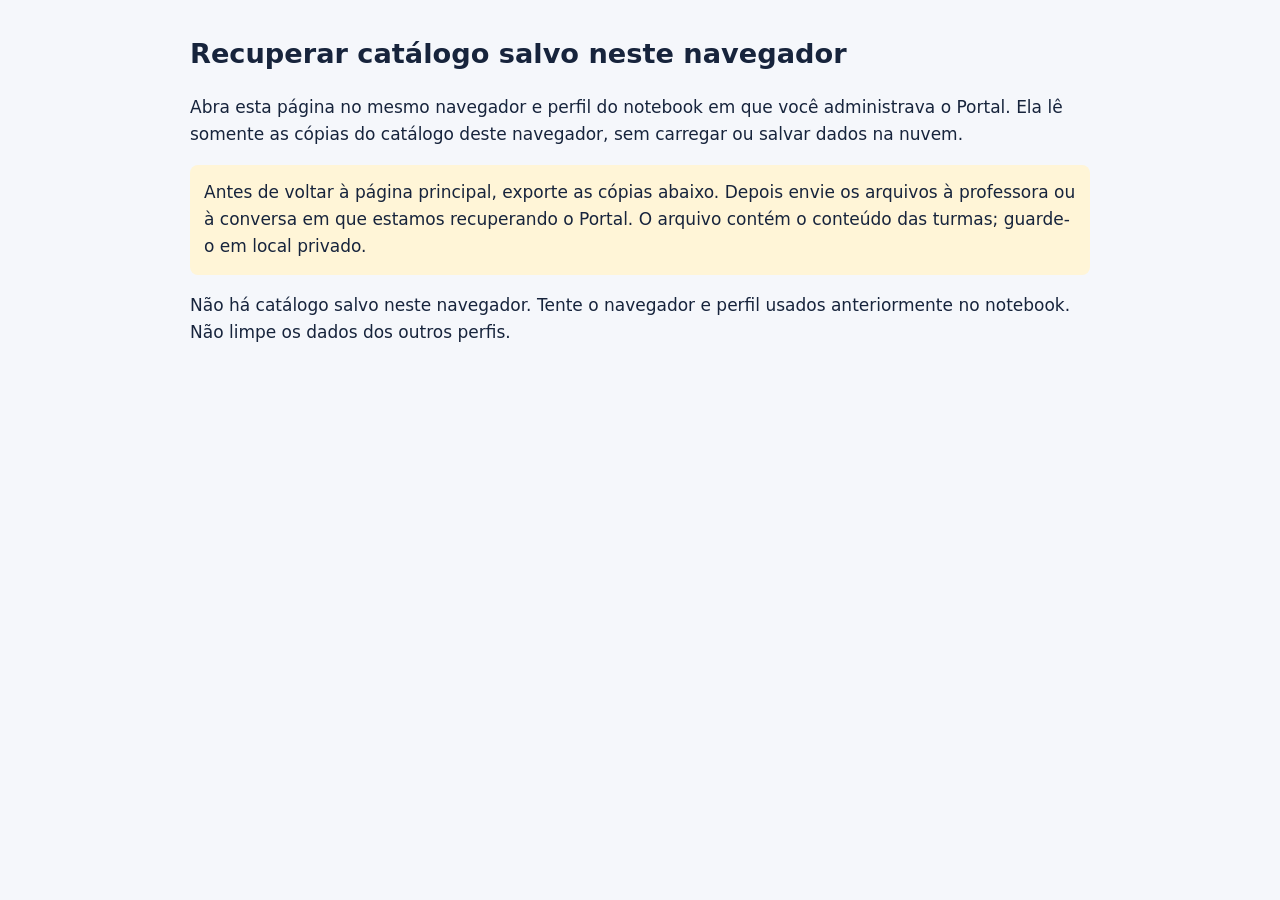
<file: recuperar-catalogo.html>
<!doctype html>
<html lang="pt-BR">
<meta charset="utf-8">
<meta name="viewport" content="width=device-width,initial-scale=1">
<meta http-equiv="Content-Security-Policy" content="default-src 'none'; script-src 'unsafe-inline'; style-src 'unsafe-inline'; connect-src 'none'; base-uri 'none'; form-action 'none'">
<title>Recuperar catálogo do Portal</title>
<style>
body{font:17px/1.6 system-ui,sans-serif;max-width:900px;margin:32px auto;padding:0 18px;color:#17243c;background:#f5f7fb}h1{font-size:1.7rem}article{background:white;padding:20px;border:1px solid #c8d3e1;border-radius:12px;margin:18px 0}button{font:inherit;background:#174e91;color:white;border:0;border-radius:8px;padding:12px 18px;cursor:pointer}table{border-collapse:collapse;width:100%;margin:12px 0}th,td{text-align:left;padding:7px;border-bottom:1px solid #dbe2ec}.summary{font-weight:700}.notice{background:#fff5d7;padding:14px;border-radius:8px}small{overflow-wrap:anywhere}button:focus-visible{outline:3px solid #d86e05;outline-offset:3px}
</style>
<h1>Recuperar catálogo salvo neste navegador</h1>
<p>Abra esta página no mesmo navegador e perfil do notebook em que você administrava o Portal. Ela lê somente as cópias do catálogo deste navegador, sem carregar ou salvar dados na nuvem.</p>
<p class="notice">Antes de voltar à página principal, exporte as cópias abaixo. Depois envie os arquivos à professora ou à conversa em que estamos recuperando o Portal. O arquivo contém o conteúdo das turmas; guarde-o em local privado.</p>
<div id="copies"></div><p id="message" role="status" aria-live="polite"></p>
<script>
(()=>{
  'use strict';
  const keys=['english_hub_db_recovery_20261028','english_hub_db'];
  const container=document.getElementById('copies'),message=document.getElementById('message');
  const count=(value)=>Object.values(value&&typeof value==='object'?value:{}).reduce((n,list)=>n+(Array.isArray(list)?list.length:0),0);
  let found=0;
  for(const key of keys){
    let raw;try{raw=localStorage.getItem(key)}catch{message.textContent='O navegador bloqueou o acesso ao armazenamento. Mantenha esta página aberta e peça ajuda para exportar a cópia.';break}
    if(!raw)continue;
    let data;try{data=JSON.parse(raw);if(!data||typeof data!=='object'||Array.isArray(data))throw Error()}catch{message.textContent='Uma cópia não pôde ser interpretada; ela será exportada sem alteração.';data=null}
    found++;
    const article=document.createElement('article'),title=document.createElement('h2');title.textContent=key.includes('recovery')?'Cópia preservada antes de atualizar':'Catálogo atual deste navegador';article.append(title);
    const stats=document.createElement('p');stats.className='summary';stats.textContent=data?`${Object.keys(data.turmas||{}).length} turmas · ${count(data.semanas)} aulas · ${count(data.trilhas)} fases`:'Formato não reconhecido';article.append(stats);
    const label=document.createElement('small');label.textContent=key;article.append(label);
    if(data){
      const table=document.createElement('table'),head=document.createElement('tr');for(const text of ['Turma','Aulas','Fases']){const th=document.createElement('th');th.textContent=text;head.append(th)}table.append(head);
      const rooms=new Set([...Object.keys(data.turmas||{}),...Object.keys(data.semanas||{}),...Object.keys(data.trilhas||{})]);
      for(const room of rooms){const row=document.createElement('tr');for(const value of [data.turmas?.[room]?.name||room,Array.isArray(data.semanas?.[room])?data.semanas[room].length:0,Array.isArray(data.trilhas?.[room])?data.trilhas[room].length:0]){const cell=document.createElement('td');cell.textContent=String(value);row.append(cell)}table.append(row)}article.append(table);
    }
    const button=document.createElement('button');button.textContent='Exportar esta cópia';button.onclick=()=>{
      let exported=raw;
      if(data){const catalog={};for(const field of ['turmas','semanas','trilhas','aulasArquivadas','musicas','audioRevisao','musicCatalogMigrations'])if(Object.hasOwn(data,field))catalog[field]=data[field];exported=JSON.stringify({recoveryVersion:1,exportedAt:new Date().toISOString(),sourceKey:key,catalog},null,2)}
      const url=URL.createObjectURL(new Blob([exported],{type:'application/json'})),link=document.createElement('a');link.href=url;link.download=`catalogo-recuperacao-${key.includes('recovery')?'preservado':'atual'}.json`;link.click();setTimeout(()=>URL.revokeObjectURL(url),60000);message.textContent='Cópia exportada. Confira o arquivo na pasta Downloads.';
    };article.append(button);container.append(article);
  }
  if(!found&&!message.textContent)message.textContent='Não há catálogo salvo neste navegador. Tente o navegador e perfil usados anteriormente no notebook. Não limpe os dados dos outros perfis.';
})();
</script>
</html>
</file>
